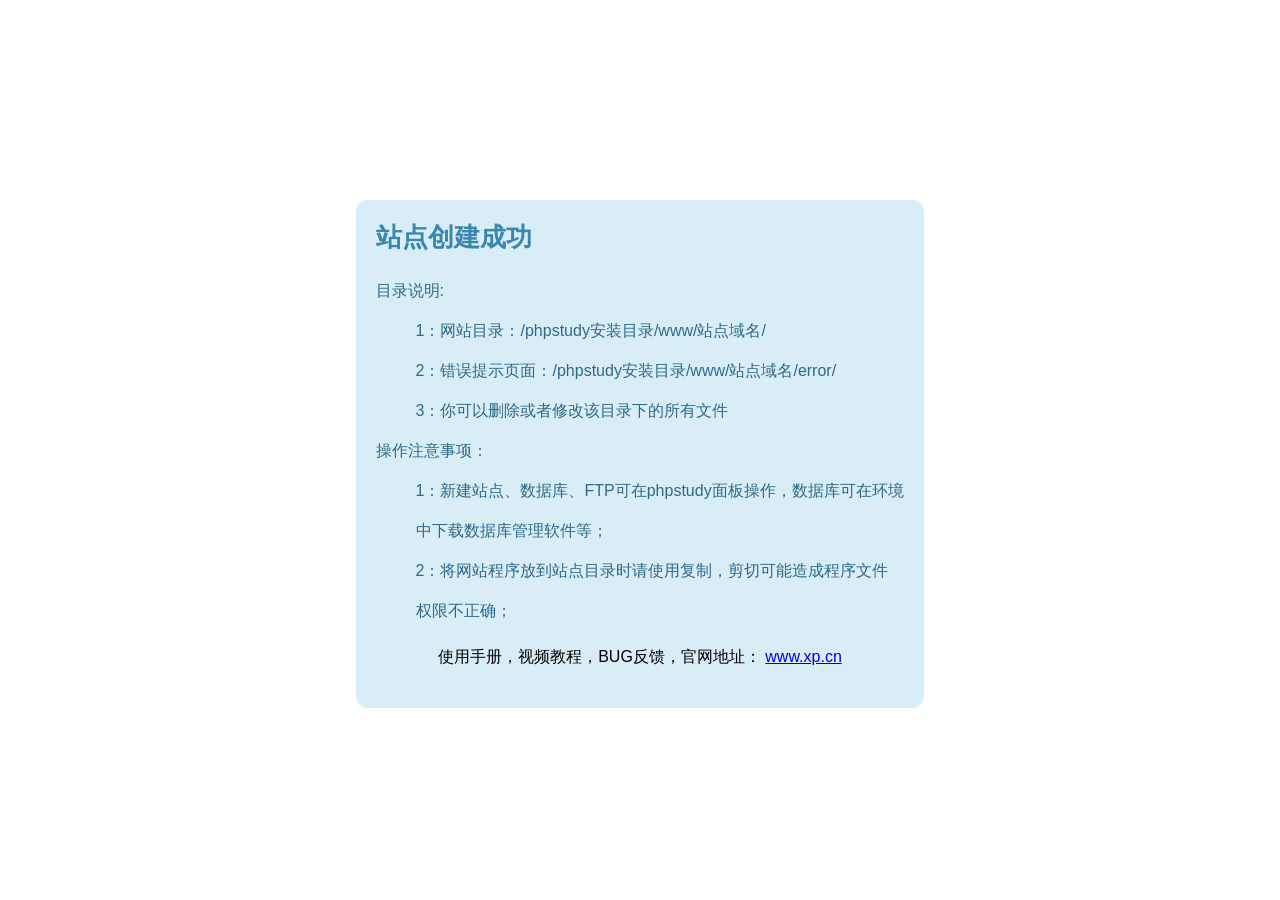
<file: error/index.html>
<!DOCTYPE html>
<html lang="zh-CN">
<head>
  <meta charset="utf-8">
  <title>站点创建成功-phpstudy for windows</title>
  <meta name="keywords" content="">
  <meta name="description" content="">
  <meta name="renderer" content="webkit">
  <meta http-equiv="X-UA-Compatible" content="IE=edge,chrome=1">
  <meta name="viewport" content="width=device-width, initial-scale=1, maximum-scale=1">
  <meta name="apple-mobile-web-app-status-bar-style" content="black"> 
  <meta name="apple-mobile-web-app-capable" content="yes">
  <meta name="format-detection" content="telephone=no">
  <meta HTTP-EQUIV="pragma" CONTENT="no-cache"> 
  <meta HTTP-EQUIV="Cache-Control" CONTENT="no-store, must-revalidate"> 
  <meta HTTP-EQUIV="expires" CONTENT="Wed, 26 Feb 1997 08:21:57 GMT"> 
  <meta HTTP-EQUIV="expires" CONTENT="0">
  <style>
    body{
      font: 16px arial,'Microsoft Yahei','Hiragino Sans GB',sans-serif;
    }
    h1{
      margin: 0;
      color:#3a87ad;
      font-size: 26px;
    }
    .content{
      width: 45%;
      margin: 0 auto;
     
    }
    .content >div{
      margin-top: 200px;
      padding: 20px;
      background: #d9edf7;  
      border-radius: 12px;
    }
    .content dl{
      color: #2d6a88;
      line-height: 40px;
    } 
    .content div div {
      padding-bottom: 20px;
      text-align:center;
    }
  </style>
</head>
<body>
  <div class="content">
      <div>
           <h1>站点创建成功</h1>
        <dl>
          <dt>目录说明:</dt>
          <dd>1：网站目录：/phpstudy安装目录/www/站点域名/</dd>
          <dd>2：错误提示页面：/phpstudy安装目录/www/站点域名/error/</dd>
          <dd>3：你可以删除或者修改该目录下的所有文件</dd>
          <dt>操作注意事项：</dt>
          <dd>1：新建站点、数据库、FTP可在phpstudy面板操作，数据库可在环境中下载数据库管理软件等；</dd>
          <dd>2：将网站程序放到站点目录时请使用复制，剪切可能造成程序文件权限不正确；</dd>
         
        </dl>
        <div>使用手册，视频教程，BUG反馈，官网地址： <a href="https://www.xp.cn"  target="_blank">www.xp.cn</a> </div>
    
      </div>
    </div> 
</body>
</html>
</file>
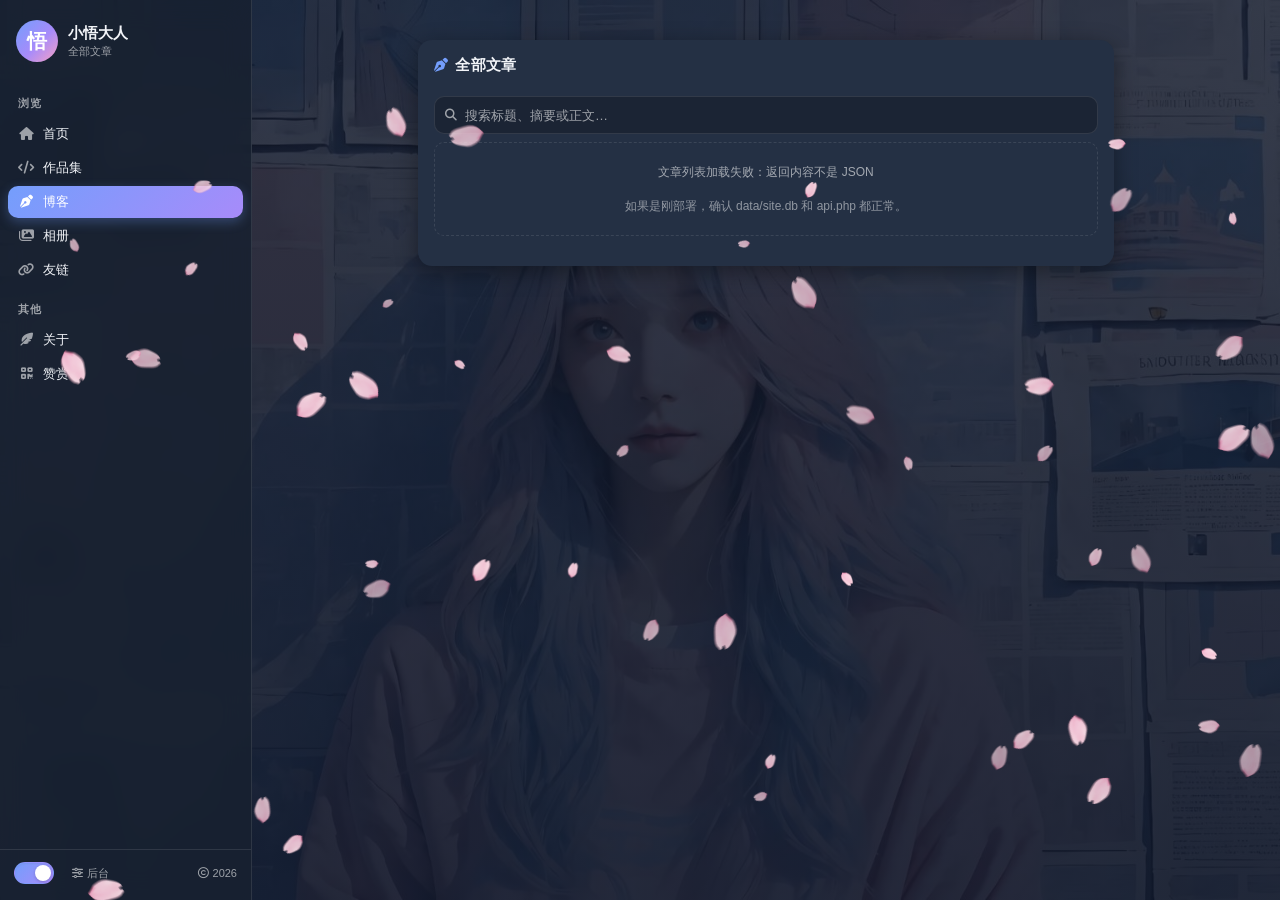
<file: blog.html>
<!DOCTYPE html>
<html lang="zh-CN">

<head>
  <meta charset="utf-8">
  <meta name="viewport" content="width=device-width, initial-scale=1, viewport-fit=cover">
  <title>博客 · 小悟大人</title>
  <meta name="description" content="小悟大人的全部文章，支持按关键词搜索标题、摘要与正文。">
  <meta name="keywords" content="小悟大人,博客,文章,搜索">
  <meta name="theme-color" content="#749efc">
  <meta name="format-detection" content="telephone=no">
  <link rel="icon" href="img/favicon.svg" type="image/svg+xml" id="siteFavicon">

  <link rel="stylesheet" href="css/bootstrap.min.css">
  <link rel="stylesheet" href="css/all.min.css">
  <!-- 图标字体先预载：否则首帧菜单只有文字、图标晚一拍才出现（看着像"闪一下"） -->
  <link rel="preload" href="css/resources/fa-solid-900.woff2" as="font" type="font/woff2" crossorigin>
  <link rel="preload" href="css/resources/fa-regular-400.woff2" as="font" type="font/woff2" crossorigin>
  <link rel="stylesheet" href="css/animate.min.css">
  <link rel="stylesheet" href="css/style.css">
  <link rel="stylesheet" href="css/site.css">
  <link rel="stylesheet" href="css/blog.css">
  <link href="https://fonts.googlefonts.cn/css?family=Capriola" rel="stylesheet">
</head>

<body data-page="blog">
  <script src="js/dark.js"></script>

  <header class="topbar">
    <button class="nav-toggle" id="navToggle" type="button" aria-label="打开菜单" aria-expanded="false"
      aria-controls="sidebar">
      <i class="fa-solid fa-bars"></i>
    </button>
    <span class="topbar-name" id="topbarName">小悟大人</span>
    <a class="topbar-btn" href="index.html" aria-label="返回首页">
      <i class="fa-solid fa-house"></i>
    </a>
    <button class="topbar-btn" type="button" data-toggle="modal" data-target="#supportModal" aria-label="赞赏">
      <i class="fa-solid fa-qrcode"></i>
    </button>
  </header>

  <div class="nav-backdrop" id="navBackdrop"></div>

  <!-- 侧栏与弹窗由 js/shell.js 注入，8 项菜单和其它页面完全一致 -->
  <aside class="sidebar" id="sidebar" data-active="blog" data-sub="全部文章"></aside>
  <script src="js/shell.js"></script>

  <main class="main">
    <div class="content">

      <section class="card-ui sec" aria-labelledby="blogTitle">
        <div class="sec-head">
          <h2 class="sec-title" id="blogTitle"><i class="fa-solid fa-pen-nib"></i>全部文章</h2>
          <span class="sec-sub" id="blogCount"></span>
        </div>

        <div class="blog-cats" id="blogCats" aria-label="按分类筛选"></div>

        <div class="blog-tools">
          <label class="blog-search" for="blogSearch">
            <i class="fa-solid fa-magnifying-glass" aria-hidden="true"></i>
            <input id="blogSearch" type="search" placeholder="搜索标题、摘要或正文…" autocomplete="off"
              spellcheck="false" maxlength="80">
            <button class="blog-search__clear" id="blogSearchClear" type="button" aria-label="清空搜索" hidden>
              <i class="fa-solid fa-xmark"></i>
            </button>
          </label>
        </div>

        <div class="blog-list" id="blogList" aria-live="polite"></div>
        <nav class="blog-pager" id="blogPager" aria-label="文章分页"></nav>
      </section>

    </div>
  </main>

  <script src="js/jquery-3.5.1.min.js"></script>
  <script src="js/bootstrap.min.js"></script>
  <script src="js/sakura.js"></script>
  <script src="js/site.js"></script>
  <script src="js/blog.js"></script>
  <script src="js/router.js"></script>
</body>

</html>
</file>
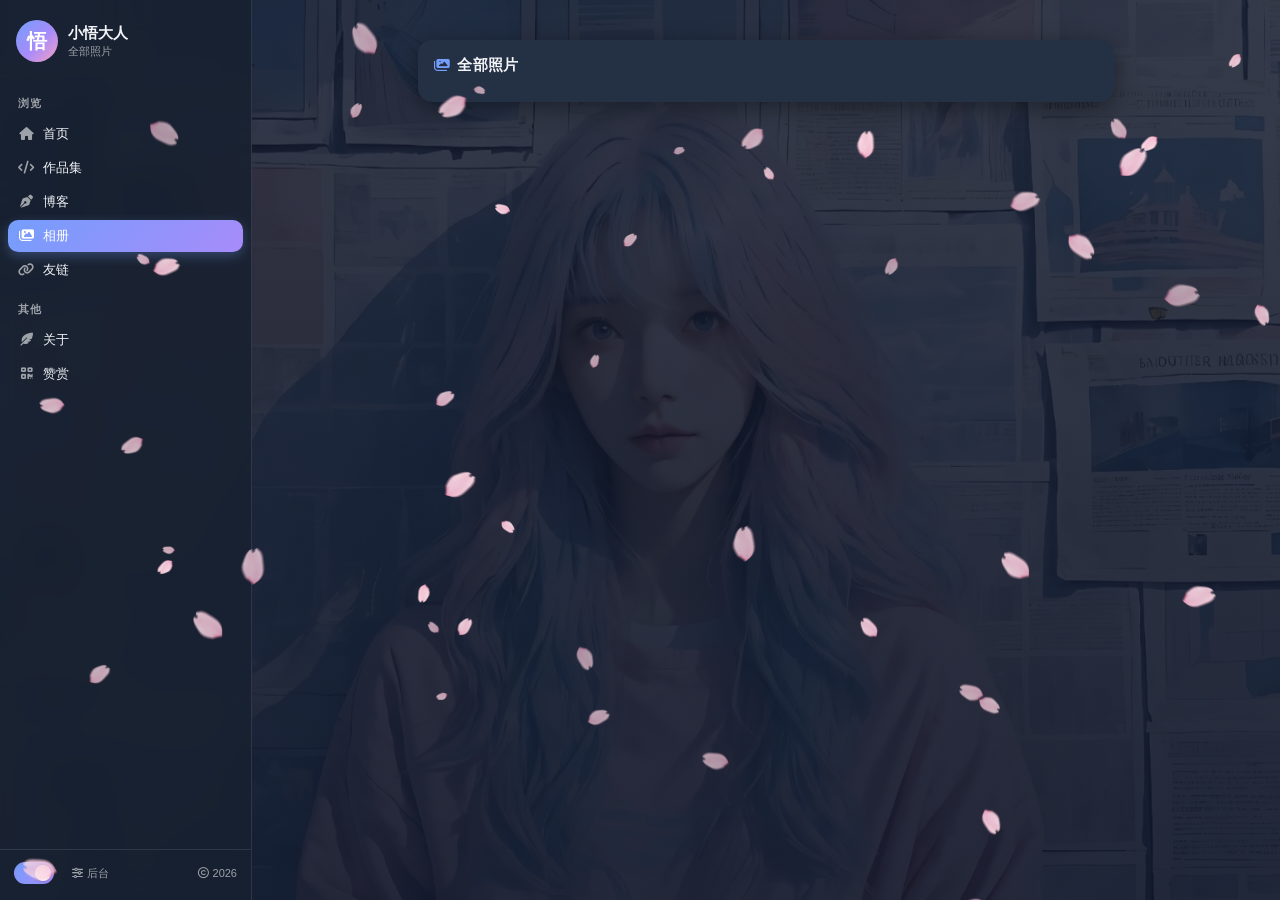
<file: gallery.html>
<!DOCTYPE html>
<html lang="zh-CN">

<head>
  <meta charset="utf-8">
  <meta name="viewport" content="width=device-width, initial-scale=1, viewport-fit=cover">
  <title>相册 · 小悟大人</title>
  <meta name="description" content="小悟大人的相册，随手拍与截图。">
  <meta name="theme-color" content="#749efc">
  <meta name="format-detection" content="telephone=no">
  <link rel="icon" href="img/favicon.svg" type="image/svg+xml" id="siteFavicon">

  <link rel="stylesheet" href="css/bootstrap.min.css">
  <link rel="stylesheet" href="css/all.min.css">
  <!-- 图标字体先预载：否则首帧菜单只有文字、图标晚一拍才出现（看着像"闪一下"） -->
  <link rel="preload" href="css/resources/fa-solid-900.woff2" as="font" type="font/woff2" crossorigin>
  <link rel="preload" href="css/resources/fa-regular-400.woff2" as="font" type="font/woff2" crossorigin>
  <link rel="stylesheet" href="css/animate.min.css">
  <link rel="stylesheet" href="css/style.css">
  <link rel="stylesheet" href="css/site.css">
  <link href="https://fonts.googlefonts.cn/css?family=Capriola" rel="stylesheet">
</head>

<body data-page="gallery">
  <script src="js/dark.js"></script>

  <header class="topbar">
    <button class="nav-toggle" id="navToggle" type="button" aria-label="打开菜单" aria-expanded="false"
      aria-controls="sidebar">
      <i class="fa-solid fa-bars"></i>
    </button>
    <span class="topbar-name" id="topbarName">小悟大人</span>
    <a class="topbar-btn" href="index.html" aria-label="返回首页">
      <i class="fa-solid fa-house"></i>
    </a>
    <button class="topbar-btn" type="button" data-toggle="modal" data-target="#supportModal" aria-label="赞赏">
      <i class="fa-solid fa-qrcode"></i>
    </button>
  </header>

  <div class="nav-backdrop" id="navBackdrop"></div>

  <!-- 侧栏与弹窗由 js/shell.js 注入 -->
  <aside class="sidebar" id="sidebar" data-active="gallery" data-sub="全部照片"></aside>
  <script src="js/shell.js"></script>

  <main class="main">
    <div class="content">

      <section class="card-ui sec" aria-labelledby="galleryTitle">
        <div class="sec-head">
          <h2 class="sec-title" id="galleryTitle"><i class="fa-solid fa-images"></i>全部照片</h2>
          <span class="sec-sub" id="photosCount"></span>
        </div>
        <div class="gallery" id="galleryGrid"></div>
      </section>

    </div>
  </main>

  <script src="js/jquery-3.5.1.min.js"></script>
  <script src="js/bootstrap.min.js"></script>
  <script src="js/sakura.js"></script>
  <script src="js/site.js"></script>
  <script src="js/router.js"></script>
</body>

</html>
</file>
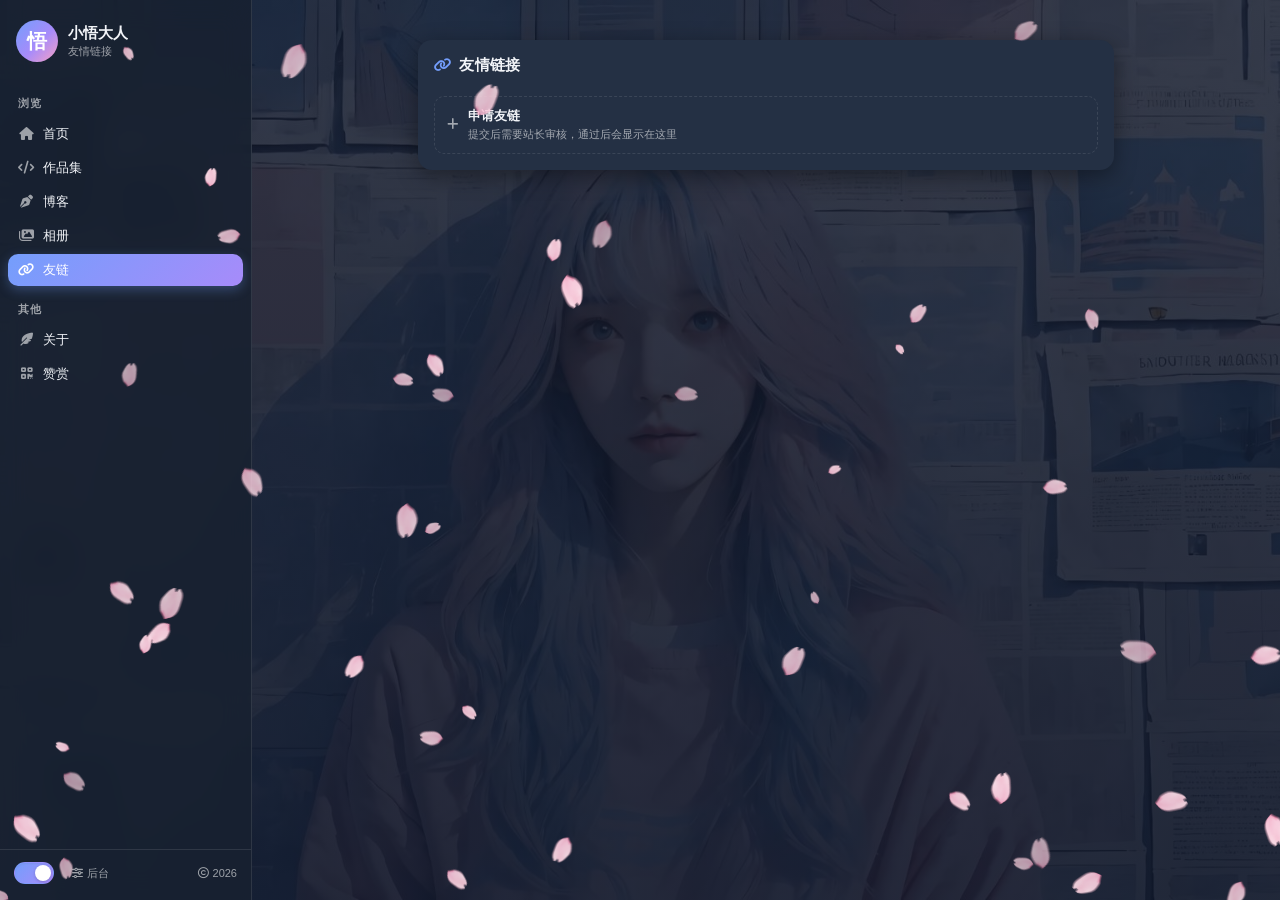
<file: links.html>
<!DOCTYPE html>
<html lang="zh-CN">

<head>
  <meta charset="utf-8">
  <meta name="viewport" content="width=device-width, initial-scale=1, viewport-fit=cover">
  <title>友链 · 小悟大人</title>
  <meta name="description" content="小悟大人的友情链接。">
  <meta name="theme-color" content="#749efc">
  <meta name="format-detection" content="telephone=no">
  <link rel="icon" href="img/favicon.svg" type="image/svg+xml" id="siteFavicon">

  <link rel="stylesheet" href="css/bootstrap.min.css">
  <link rel="stylesheet" href="css/all.min.css">
  <!-- 图标字体先预载：否则首帧菜单只有文字、图标晚一拍才出现（看着像"闪一下"） -->
  <link rel="preload" href="css/resources/fa-solid-900.woff2" as="font" type="font/woff2" crossorigin>
  <link rel="preload" href="css/resources/fa-regular-400.woff2" as="font" type="font/woff2" crossorigin>
  <link rel="stylesheet" href="css/animate.min.css">
  <link rel="stylesheet" href="css/style.css">
  <link rel="stylesheet" href="css/site.css">
  <link href="https://fonts.googlefonts.cn/css?family=Capriola" rel="stylesheet">
</head>

<body data-page="links">
  <script src="js/dark.js"></script>

  <header class="topbar">
    <button class="nav-toggle" id="navToggle" type="button" aria-label="打开菜单" aria-expanded="false"
      aria-controls="sidebar">
      <i class="fa-solid fa-bars"></i>
    </button>
    <span class="topbar-name" id="topbarName">小悟大人</span>
    <a class="topbar-btn" href="index.html" aria-label="返回首页">
      <i class="fa-solid fa-house"></i>
    </a>
    <button class="topbar-btn" type="button" data-toggle="modal" data-target="#supportModal" aria-label="赞赏">
      <i class="fa-solid fa-qrcode"></i>
    </button>
  </header>

  <div class="nav-backdrop" id="navBackdrop"></div>

  <!-- 侧栏与弹窗由 js/shell.js 注入 -->
  <aside class="sidebar" id="sidebar" data-active="links" data-sub="友情链接"></aside>
  <script src="js/shell.js"></script>

  <main class="main">
    <div class="content">

      <section class="card-ui sec" aria-labelledby="linksTitle">
        <div class="sec-head">
          <h2 class="sec-title" id="linksTitle"><i class="fa-solid fa-link"></i>友情链接</h2>
          <span class="sec-sub" id="friendsCount"></span>
        </div>
        <div class="friends" id="friendList"></div>

        <button type="button" class="friend-apply-cta" data-toggle="modal" data-target="#friendApplyModal">
          <i class="fa-solid fa-plus" aria-hidden="true"></i>
          <span>
            <b>申请友链</b>
            <small>提交后需要站长审核，通过后会显示在这里</small>
          </span>
        </button>
      </section>

    </div>
  </main>

  <script src="js/jquery-3.5.1.min.js"></script>
  <script src="js/bootstrap.min.js"></script>
  <script src="js/sakura.js"></script>
  <script src="js/site.js"></script>
  <script src="js/friend-apply.js"></script>
  <script src="js/router.js"></script>
</body>

</html>
</file>
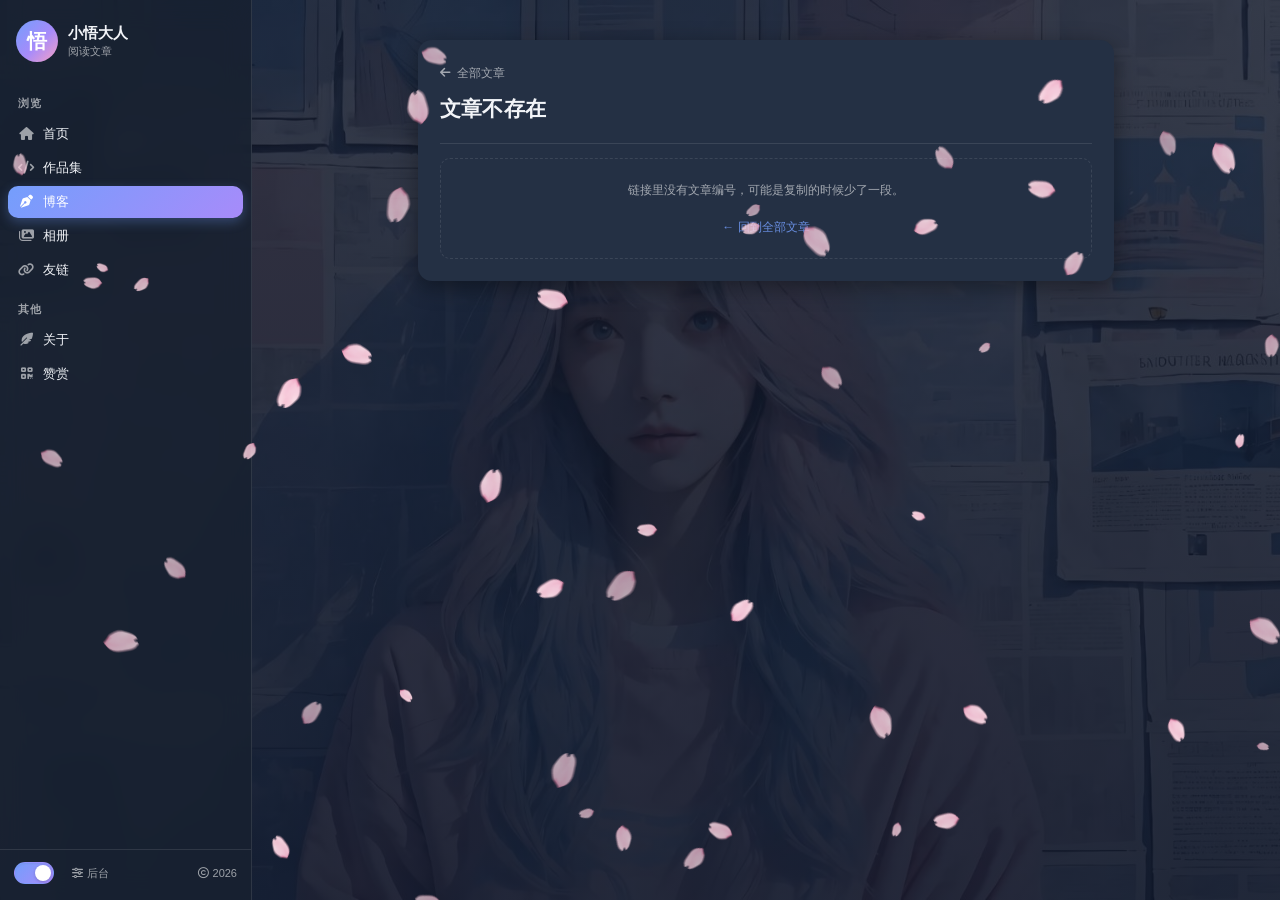
<file: post.html>
<!DOCTYPE html>
<html lang="zh-CN">

<head>
  <meta charset="utf-8">
  <meta name="viewport" content="width=device-width, initial-scale=1, viewport-fit=cover">
  <title>文章 · 小悟大人</title>
  <meta name="description" content="小悟大人的博客文章。">
  <meta name="theme-color" content="#749efc">
  <meta name="format-detection" content="telephone=no">
  <link rel="icon" href="img/favicon.svg" type="image/svg+xml" id="siteFavicon">

  <link rel="stylesheet" href="css/bootstrap.min.css">
  <link rel="stylesheet" href="css/all.min.css">
  <!-- 图标字体先预载：否则首帧菜单只有文字、图标晚一拍才出现（看着像"闪一下"） -->
  <link rel="preload" href="css/resources/fa-solid-900.woff2" as="font" type="font/woff2" crossorigin>
  <link rel="preload" href="css/resources/fa-regular-400.woff2" as="font" type="font/woff2" crossorigin>
  <link rel="stylesheet" href="css/animate.min.css">
  <link rel="stylesheet" href="css/style.css">
  <link rel="stylesheet" href="css/site.css">
  <link rel="stylesheet" href="css/blog.css">
  <link rel="stylesheet" href="css/md.css">
  <link href="https://fonts.googlefonts.cn/css?family=Capriola" rel="stylesheet">
</head>

<body data-page="post">
  <script src="js/dark.js"></script>

  <header class="topbar">
    <button class="nav-toggle" id="navToggle" type="button" aria-label="打开菜单" aria-expanded="false"
      aria-controls="sidebar">
      <i class="fa-solid fa-bars"></i>
    </button>
    <span class="topbar-name" id="topbarName">小悟大人</span>
    <a class="topbar-btn" href="blog.html" aria-label="返回文章列表">
      <i class="fa-solid fa-list"></i>
    </a>
    <button class="topbar-btn" type="button" data-toggle="modal" data-target="#supportModal" aria-label="赞赏">
      <i class="fa-solid fa-qrcode"></i>
    </button>
  </header>

  <div class="nav-backdrop" id="navBackdrop"></div>

  <!-- 侧栏与弹窗由 js/shell.js 注入 -->
  <aside class="sidebar" id="sidebar" data-active="blog" data-sub="阅读文章"></aside>
  <script src="js/shell.js"></script>

  <main class="main">
    <div class="content">

      <article class="card-ui sec article" id="article">
        <a class="article-back" href="blog.html">
          <i class="fa-solid fa-arrow-left" aria-hidden="true"></i><span>全部文章</span>
        </a>

        <h1 class="article-title" id="articleTitle">加载中…</h1>
        <div class="article-meta" id="articleMeta"></div>
        <div class="article-body" id="articleBody"></div>

        <nav class="article-nav" id="articleNav" aria-label="上一篇与下一篇"></nav>
      </article>

    </div>
  </main>

  <script src="js/jquery-3.5.1.min.js"></script>
  <script src="js/bootstrap.min.js"></script>
  <script src="js/sakura.js"></script>
  <script src="js/site.js"></script>
  <script src="js/markdown.js"></script>
  <script src="js/blog.js"></script>
  <script src="js/router.js"></script>
</body>

</html>
</file>
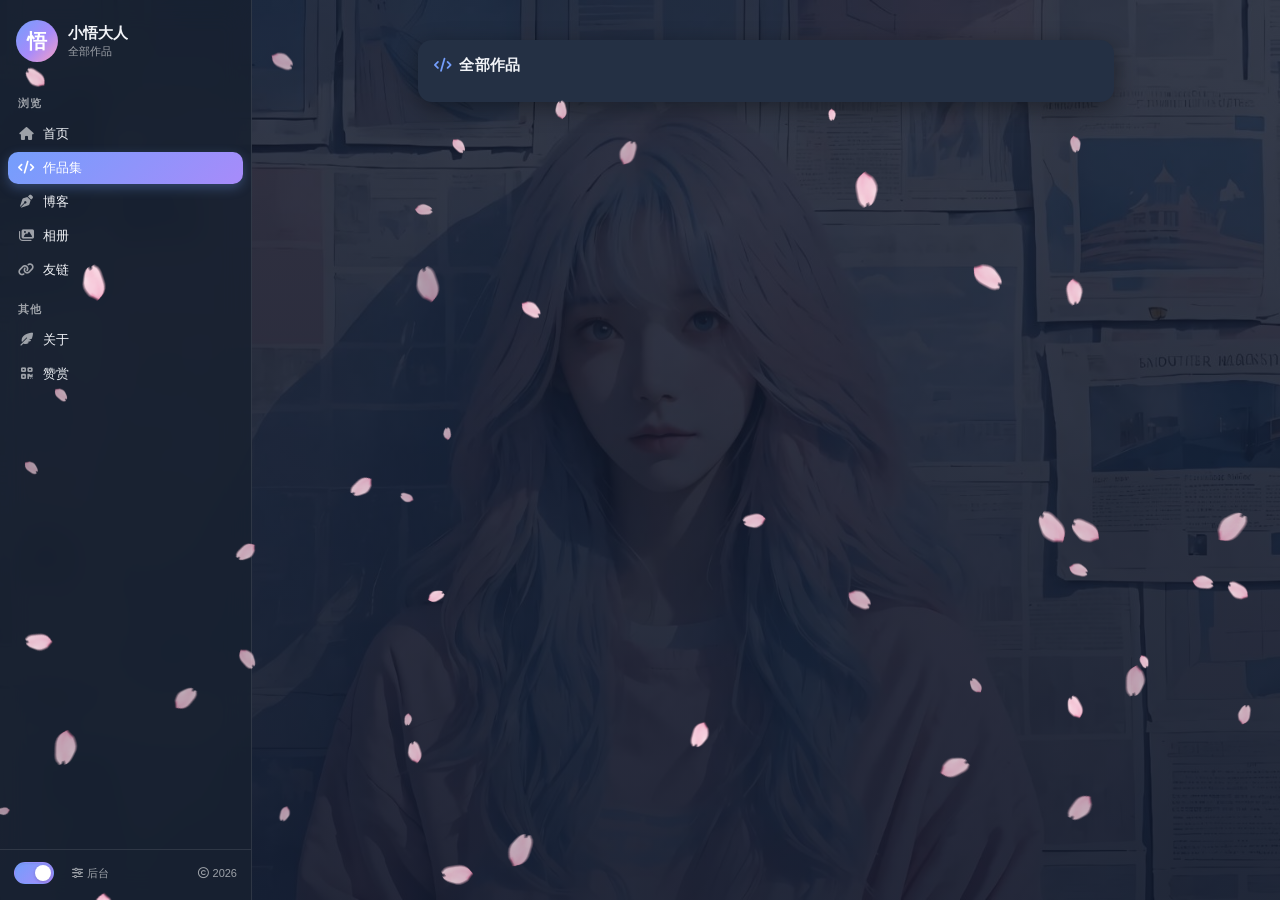
<file: works.html>
<!DOCTYPE html>
<html lang="zh-CN">

<head>
  <meta charset="utf-8">
  <meta name="viewport" content="width=device-width, initial-scale=1, viewport-fit=cover">
  <title>作品集 · 小悟大人</title>
  <meta name="description" content="小悟大人的全部作品：网页、脚本与折腾记录。">
  <meta name="theme-color" content="#749efc">
  <meta name="format-detection" content="telephone=no">
  <link rel="icon" href="img/favicon.svg" type="image/svg+xml" id="siteFavicon">

  <link rel="stylesheet" href="css/bootstrap.min.css">
  <link rel="stylesheet" href="css/all.min.css">
  <!-- 图标字体先预载：否则首帧菜单只有文字、图标晚一拍才出现（看着像"闪一下"） -->
  <link rel="preload" href="css/resources/fa-solid-900.woff2" as="font" type="font/woff2" crossorigin>
  <link rel="preload" href="css/resources/fa-regular-400.woff2" as="font" type="font/woff2" crossorigin>
  <link rel="stylesheet" href="css/animate.min.css">
  <link rel="stylesheet" href="css/style.css">
  <link rel="stylesheet" href="css/site.css">
  <link href="https://fonts.googlefonts.cn/css?family=Capriola" rel="stylesheet">
</head>

<body data-page="works">
  <script src="js/dark.js"></script>

  <header class="topbar">
    <button class="nav-toggle" id="navToggle" type="button" aria-label="打开菜单" aria-expanded="false"
      aria-controls="sidebar">
      <i class="fa-solid fa-bars"></i>
    </button>
    <span class="topbar-name" id="topbarName">小悟大人</span>
    <a class="topbar-btn" href="index.html" aria-label="返回首页">
      <i class="fa-solid fa-house"></i>
    </a>
    <button class="topbar-btn" type="button" data-toggle="modal" data-target="#supportModal" aria-label="赞赏">
      <i class="fa-solid fa-qrcode"></i>
    </button>
  </header>

  <div class="nav-backdrop" id="navBackdrop"></div>

  <!-- 侧栏与弹窗由 js/shell.js 注入 -->
  <aside class="sidebar" id="sidebar" data-active="works" data-sub="全部作品"></aside>
  <script src="js/shell.js"></script>

  <main class="main">
    <div class="content">

      <section class="card-ui sec" aria-labelledby="worksTitle">
        <div class="sec-head">
          <h2 class="sec-title" id="worksTitle"><i class="fa-solid fa-code"></i>全部作品</h2>
          <span class="sec-sub" id="worksCount"></span>
        </div>
        <div id="workList"></div>
      </section>

    </div>
  </main>

  <script src="js/jquery-3.5.1.min.js"></script>
  <script src="js/bootstrap.min.js"></script>
  <script src="js/sakura.js"></script>
  <script src="js/site.js"></script>
  <script src="js/router.js"></script>
</body>

</html>
</file>
<file: css/style.css>
.sh-main-top-mu{
  width: 20px;
  height: 20px;
  display: flex;
  float:right;
  cursor: pointer;
  margin-top: 20px;
  margin-right: 5px;
}

[class^="shaft-load"] .shaft1 {
  -webkit-animation-delay: 0.05s;
  -moz-animation-delay: 0.05s;
  -o-animation-delay: 0.05s;
  animation-delay: 0.05s;
}
[class^="shaft-load"] .shaft2 {
  -webkit-animation-delay: 0.1s;
  -moz-animation-delay: 0.1s;
  -o-animation-delay: 0.1s;
  animation-delay: 0.1s;
}
[class^="shaft-load"] .shaft3 {
  -webkit-animation-delay: 0.15s;
  -moz-animation-delay: 0.15s;
  -o-animation-delay: 0.15s;
  animation-delay: 0.15s;
}
[class^="shaft-load"] .shaft4 {
  -webkit-animation-delay: 0.2s;
  -moz-animation-delay: 0.2s;
  -o-animation-delay: 0.2s;
  animation-delay: 0.2s;
}
[class^="shaft-load"] .shaft5 {
  -webkit-animation-delay: 0.25s;
  -moz-animation-delay: 0.25s;
  -o-animation-delay: 0.25s;
  animation-delay: 0.25s;
}
[class^="shaft-load"] .shaft6 {
  -webkit-animation-delay: 0.3s;
  -moz-animation-delay: 0.3s;
  -o-animation-delay: 0.3s;
  animation-delay: 0.3s;
}
[class^="shaft-load"] .shaft7 {
  -webkit-animation-delay: 0.35s;
  -moz-animation-delay: 0.35s;
  -o-animation-delay: 0.35s;
  animation-delay: 0.35s;
}
[class^="shaft-load"] .shaft8 {
  -webkit-animation-delay: 0.4s;
  -moz-animation-delay: 0.4s;
  -o-animation-delay: 0.4s;
  animation-delay: 0.4s;
}
[class^="shaft-load"] .shaft9 {
  -webkit-animation-delay: 0.45s;
  -moz-animation-delay: 0.45s;
  -o-animation-delay: 0.45s;
  animation-delay: 0.45s;
}
[class^="shaft-load"] .shaft10 {
  -webkit-animation-delay: 0.5s;
  -moz-animation-delay: 0.5s;
  -o-animation-delay: 0.5s;
  animation-delay: 0.5s;
}
[class^="shaft-load"] .shaft11 {
    -webkit-animation-delay: 0.55s;
    -moz-animation-delay: 0.55s;
    -o-animation-delay: 0.55s;
    animation-delay: 0.55s;
}
[class^="shaft-load"] .shaft12 {
    -webkit-animation-delay: 0.6s;
    -moz-animation-delay: 0.6s;
    -o-animation-delay: 0.6s;
    animation-delay: 0.6s;
}
[class^="shaft-load"] .shaft13 {
    -webkit-animation-delay: 0.65s;
    -moz-animation-delay: 0.65s;
    -o-animation-delay: 0.65s;
    animation-delay: 0.65s;
}
[class^="shaft-load"] .shaft14 {
    -webkit-animation-delay: 0.7s;
    -moz-animation-delay: 0.7s;
    -o-animation-delay: 0.7s;
    animation-delay: 0.7s;
}
[class^="shaft-load"] .shaft15 {
    -webkit-animation-delay: 0.75s;
    -moz-animation-delay: 0.75s;
    -o-animation-delay: 0.75s;
    animation-delay: 0.75s;
}
[class^="shaft-load"] .shaft16 {
    -webkit-animation-delay: 0.8s;
    -moz-animation-delay: 0.8s;
    -o-animation-delay: 0.8s;
    animation-delay: 0.8s;
}
[class^="shaft-load"] .shaft17 {
    -webkit-animation-delay: 0.85s;
    -moz-animation-delay: 0.85s;
    -o-animation-delay: 0.85s;
    animation-delay: 0.85s;
}
[class^="shaft-load"] .shaft18 {
    -webkit-animation-delay: 0.9s;
    -moz-animation-delay: 0.9s;
    -o-animation-delay: 0.9s;
    animation-delay: 0.9s;
}
[class^="shaft-load"] .shaft19 {
    -webkit-animation-delay: 0.95s;
    -moz-animation-delay: 0.95s;
    -o-animation-delay: 0.95s;
    animation-delay: 0.95s;
}
[class^="shaft-load"] .shaft20 {
    -webkit-animation-delay: 1s;
    -moz-animation-delay: 1s;
    -o-animation-delay: 1s;
    animation-delay: 1s;
}

.shaft-load2{
    width: 80px;
    height: 2px;
    margin-left: 9px;
    overflow: hidden;
    margin-top: 7px;
}
.shaft-load2 > div {
  height: 100%;
  width: 8px;
  margin-right: 2px;
  float: left;
  background: #000;
  -webkit-animation: loading2 1.5s infinite ease-in-out;
  -moz-animation: loading2 1.5s infinite ease-in-out;
  -o-animation: loading2 1.5s infinite ease-in-out;
  animation: loading2 1.5s infinite ease-in-out;
  -webkit-transform: scaleY(0.05) translateX(-5px);
  -moz-transform: scaleY(0.05) translateX(-5px);
  -ms-transform: scaleY(0.05) translateX(-5px);
  -o-transform: scaleY(0.05) translateX(-5px);
  transform: scaleY(0.05) translateX(-5px);
}

@keyframes loading2 {
  10% {
   background: #000;
  }
  15% {
    -webkit-transform: scaleY(1.2) translateX(10px);
    -moz-transform: scaleY(1.2) translateX(10px);
    -ms-transform: scaleY(1.2) translateX(10px);
    -o-transform: scaleY(1.2) translateX(10px);
    transform: scaleY(1.2) translateX(10px);
    background:#000;
  }
  90%, 100% {
    -webkit-transform: scaleY(0.05) translateX(-5px);
    -moz-transform: scaleY(0.05) translateX(-5px);
    -ms-transform: scaleY(0.05) translateX(-5px);
    -o-transform: scaleY(0.05) translateX(-5px);
    transform: scaleY(0.05) translateX(-5px);
  }
}

*{
  box-sizing: border-box;
}
body {
  margin-top: 14%;
  min-height: 80vh;
  position: relative;
  background-attachment: fixed;
  background-repeat: no-repeat;
  background-position: center 0px;
  background: var(--dark-mode-body,url(resources/2.jpg));
  font-size: center center;
  color: var(--dark-mode-text-color,#141414);
}
.left{
  /*box-shadow: 0 0 20px 0 rgb(255,255,255,1);*/
  width: 300px;
  height: auto;
  background:rgb(255,255,255,0.5);
  border-radius: 15px;
}

.container{
}
.flex-container {
  display: flex;
  background-color: rgb(255,255,255,0);
}
.touxi{
  margin: 8px 0 0 8px;
  width: 75px;
  height: 75px;
  border-radius: 100%;
  -webkit-transition: width 2s, height 2s, -webkit-transform 2s; 
  transition: width 2s, height 2s, transform 2s;
}
.touxi:hover{
  -webkit-transform: rotate(180deg); 
    transform: rotate(180deg);
}
.gexing{
    justify-content: center;
    margin-left: 20px;
}
.toem{
  font-family: 'Capriola', sans-serif;
  font-size: 28px;
  margin-top: 5px;
  -webkit-background-clip: text;
  -webkit-text-fill-color: transparent;
  background-size: 200%;
  background-position: 0%;
  animation: backgroundSizeAnimation 10s ease-in-out infinite;
  background-image: linear-gradient(120deg, var(--gradient-start, pink)10%, var(--gradient-middle, pink) 30%, var(--gradient-end, #749efc) 70%);
}
@keyframes backgroundSizeAnimation {
            0% {
                background-position: 100%;
            }
        
            25% {
                background-position: 50%;
            }
        
            50% {
                background-position: 0%;
            }
        
            75% {
                background-position: 50%;
            }
        
            100% {
                background-position: 100%;
            }      
        } 
.sign{
  color: var(--dark-mode-text-color,rgb(0,0,0,0.4));
  font-size: 12px;
  text-align: center;
}
.state{
  margin-top: 5px;
  text-align: center;
}
.left-2{
  border-radius: 10px;
  background-color: #fefefe;
  padding-top: 2px;
  padding-bottom:5px;
  margin-bottom: 10px;
}
.left-2 a{
  text-decoration: none;
  font-size: 20px;
}
.nav{
  border-radius: 10px;
  margin-bottom: 10px;
  padding: 6px 0px 6px 20px;
  transition: 0.3s;
}
.nav:hover{
  margin-right: 40px;
}
.left-3{
  margin: 20px 10px 10px 10px;
  padding: 5px;
  background: var(--dark-mode-body,#fefefe);
  border-radius: 10px;
  letter-spacing:2px;
}
.left-3-2{
  margin: 20px 10px 10px 10px;
  padding: 5px;
  width: auto;
  height: 35px;
  border-radius: 10px;
  background: var(--dark-mode-body,#fefefe);
}
.left-3-3{
  text-align: right;
  margin: 20px 10px 10px 10px;
  padding: 5px;
  width: auto;
  height: 35px;
  border-radius: 10px;
  background: var(--dark-mode-body,#fefefe);
}
.left-3-3 a{
  color: var(--dark-mode-text-color,#000);
}
.left-4-1{
  margin-top: 20px;
  width: 100px;
  height: 50px;
  padding-top: 0px;
  padding-bottom: 15px;
  background: var(--dark-mode-body,#fefefe);
  border-radius: 10px;
  margin-bottom: 10px;
  float: left;
  transition: width 0.6s,height 0.6s;
}
.left-4-1:hover{
  width: 110px;
  height: 60px;
}
.left-4-2{
  margin-left: 7px;
  margin-top: 20px;
  width: 50px;
  height: 50px;
  border-radius: 10px;
  padding-bottom: 15px;
  background: var(--dark-mode-body,#fefefe);
  margin-bottom: 10px;
  float: left;
  transition: width 0.6s,height 0.6s;
}
.left-4-2:hover{
  width: 60px;
  height: 60px;
}
.left-4-2 img{
  width: 50px; 
  height: 50px;
}
.left-4-3{
  margin-left: 7px;
  margin-top: 20px;
  width: 50px;
  height: 50px;
  border-radius: 10px;
  padding-bottom: 15px;
  background-color: #fefefe;
  margin-bottom: 10px;
  float: left;
  transition: width 0.6s,height 0.6s;
}
.left-4-3:hover{
  width: 60px;
  height: 60px;
}
.left-4-4{
  margin-left: 7px;
  margin-top: 20px;
  width: 50px;
  height: 50px;
  border-radius: 10px;
  padding-bottom: 15px;
  background-color:rgb(255,255,255,0);
  margin-bottom: 10px;
  float: right;
}
.left-4-4 img{
  width: 50px;
  height: 50px;
}
.neckbtn{
  margin: 0 5px 0 5px;
  text-align: center;
  border-radius: 6px;
  border:1px solid var(--dark-mode-text-color,rgb(0,0,0,0.3));
  width: auto;
  height: 25px;
}
body.dark-mode{
    --dark-mode-text-color:rgb(245, 245, 245);
    --dark-mode-body:#1e293b;
    --dark-mode-toggle-translate:15px;
    --dark-mode-body1:url('resources/moon-solid.svg');
}
.mode-switch{
  display: flex;
  align-items: center;
  gap: 2px;
  float: right;
}
.mode-switch__toggle{
    background-color: rgb(255,255,255,0.4);
    border: 1px solid #d2d2d2;;
    height: 18px;
    width: 35px;
    margin-top: 4px;
    padding: 1px 2px 2px 2px;
    border-radius: 100px;
    cursor: pointer;
}
.mode-switch__circle{
    height: 15px;
    width: 15px;
    border-radius: 100px;
    background:var(--dark-mode-body1,url('resources/sun-regular.svg'));
    transform: translateX(var(--dark-mode-toggle-translate,0));
    transition: transfore 0.3s ease;
    pointer-events: none;
    transition: 0.4s;
}
.mode-switch__circle{
  transition: 0.4s;
}
.applesb{
  margin: 20px 10px 0 10px;
  background: var(--dark-mode-body,#fefefe);
  border-radius: 13px;
  width: 120px;
  height: 120px;
}
.applesb-1{
  color: var(--dark-mode-text-color,#000);
  text-align: center;
  margin: 5px 6px 5px 6px;
  padding: 12.5px 0 0 0 ;
  width: 50px;
  height: 50px;
  border-radius: 15px;
  background-color:rgb(0,0,0,0.1);
}
.applesb-1:hover{
  background-color: #d2d2d2;
  transition: 0.3s;
}
.applesb-2{
  color: var(--dark-mode-text-color,#000);
  text-align: center;
  margin: 5px 6px 5px 6px;
  width: 50px;
  height: 50px;
  border-radius: 15px;
  background-color:rgb(0,0,0,0.2);
  transition: width 0.5s,height 0.5s;
}
.applesb-2:hover{
  background-color: #d2d2d2;
  transition: 0.4s;
  width: 55px;
  height: 55px;
}
.applesb-2 img{
    margin: 4px 0 0 0;
  border-radius: 10px;
  width: 40px;
  height: 40px;
}
.applesb-3{
  width: 100px;
  height: 50px;
  margin: 5px 0 5px 0;
  padding: 5px 0 0 5px;
  color: var(--dark-mode-text-color,#000);
  border-radius: 15px;
  background-color:rgb(0,0,0,0.2);
}
.applesb-3:hover{
  text-decoration: none;
  background-color: #d2d2d2;
  transition: 0.4s;
}
.applesb-3 img{
  width: 40px; 
  height: 40px;
  border-radius: 10px;
}
.runtime{
  margin-top: 5px;
  font-size: 13px;
  text-align: center;
}
.body-bottom{
  font-size: 11px;
  margin-top: 0px;
  margin-bottom: 20px;
  text-align: center;
}
.body-bottom a{
  text-decoration: none;
}
.body-bottom img{
  width: 20px;
  height: 20px;
}
.by{
  font-size: 13px;
  text-align: center;
}
.toast{
  margin-left: 280px;
  position: fixed;
  z-index: 9999;
  border-radius: 10px;
  border: none;
}
.zanshang{
  width: 130px;
  height: 130px;
  border-radius: 8px;
}
.zfb{
  width: 120px;
  height: 130px;
  border-radius: 8px;
}
.slide-bar{
  text-align: center;
  border-radius: 5px;
  width:260px;
  overflow: hidden; /*超出隐藏*/
  white-space: nowrap;/*超出不换行*/
  overflow-x: auto;/*出现水平滚动条*/
  margin: 0 auto;
  margin-top: 13px;/*无关紧要的代码*/
  transition: 0.4s;
}
.slide-centent{
  margin: 4px;
  box-shadow: 0 0 4px 0 rgb(0,0,0,0.3);
  text-align: center;
  width: auto;
  border-radius: 7px;
  background: var(--dark-mode-body,#fefefe);
  display: inline-block;
  padding: 0 10px 0 10px;
}
.slide-centent a{
    color: var(--dark-mode-text-color,#000);
    text-decoration: none;
}
/*滚动条高宽度*/
.slide-bar::-webkit-scrollbar{
   width: 5px;
   height: 3px;
}
/*滚动条滑块*/
.slide-bar::-webkit-scrollbar-thumb{
  border-radius: 20px;
  box-shadow: inset 0 0 5px rgb(0,0,0,0);
}
/*滚动条里面轨道*/
.slide-bar::-webkit-scrollbar-track {
   box-shadow: 1px 1px 5px rgb(0, 0, 0, 0) inset;

}
/*滚动条的小边角*/
.slide-bar::-webkit-scrollbar-corner {

}
.sitetext{
    white-space: pre-wrap;
}
</file>
<file: css/site.css>
/* ============================================================================
   site.css —— 二开样式层（左侧栏布局）
   ----------------------------------------------------------------------------
   原模板样式完整保留在 css/style.css（未做任何修改），本文件在其之上做三件事：
     1. 建立设计令牌，统一深浅色（沿用原模板的 --dark-mode-* 变量机制）
     2. 布局从"居中单卡"改为"固定左栏 + 右侧正文"，断点 768px
     3. 作品 / 博客 / 相册 / 友链 四个板块的组件样式
   侧栏尺寸与密度参考 2x.nz：252px 宽、菜单项 32px 高 / 12.5px 字 / 10px 圆角。
   加载顺序必须在 style.css 之后。
   ============================================================================ */

/* ---------- 1. 设计令牌 ---------- */
body {
  --ui-text: #141414;
  --ui-card: #fefefe;
  --ui-card-2: #f5f6f9;
  --ui-glass: rgba(255, 255, 255, .78);
  --ui-sidebar: rgba(255, 255, 255, .82);
  --ui-line: rgba(0, 0, 0, .08);
  --ui-muted: rgba(0, 0, 0, .45);
  --ui-hover: rgba(127, 127, 127, .12);
  --ui-accent: #749efc;
  --ui-accent-2: #a78bfa;
  --ui-radius: 14px;
  --ui-radius-sm: 10px;
  --ui-shadow: 0 6px 20px rgba(17, 24, 39, .07);
  --ui-sidebar-w: 252px;
}

body.dark-mode {
  --ui-text: #f2f4f8;
  --ui-card: #243044;
  --ui-card-2: #1b2434;
  --ui-glass: rgba(36, 48, 68, .8);
  --ui-sidebar: rgba(24, 33, 48, .86);
  --ui-line: rgba(255, 255, 255, .10);
  --ui-muted: rgba(255, 255, 255, .58);
  --ui-hover: rgba(255, 255, 255, .08);
  --ui-shadow: 0 6px 22px rgba(0, 0, 0, .38);
}

/* ---------- 2. 页面骨架 ---------- */
html {
  scroll-behavior: smooth;
}

body {
  margin-top: 0;
  padding: 0;
  min-height: 100vh;
  font-family: -apple-system, BlinkMacSystemFont, "Segoe UI", "PingFang SC",
               "Hiragino Sans GB", "Microsoft YaHei", sans-serif;
  -webkit-font-smoothing: antialiased;
  background-color: #eef1f6;
  background-image: linear-gradient(rgba(255, 255, 255, .42), rgba(255, 255, 255, .66)),
                    url(resources/2.jpg);
  background-size: cover;
  background-position: center;
  background-repeat: no-repeat;
  background-attachment: fixed;
  color: var(--ui-text);
}

body.dark-mode {
  background-color: #0f172a;
  background-image: linear-gradient(rgba(15, 23, 42, .82), rgba(15, 23, 42, .9)),
                    url(resources/2.jpg);
}

body.nav-open {
  overflow: hidden;
}

.main {
  margin-left: 0;
  min-height: 100vh;
}

.content {
  max-width: 760px;
  margin: 0 auto;
  padding: 76px 15px 36px;
}

/* ---------- 3. 左侧栏 ---------- */
.sidebar {
  position: fixed;
  top: 0;
  left: 0;
  bottom: 0;
  z-index: 60;
  display: flex;
  flex-direction: column;
  width: var(--ui-sidebar-w);
  background: var(--ui-sidebar);
  backdrop-filter: blur(14px);
  -webkit-backdrop-filter: blur(14px);
  border-right: 1px solid var(--ui-line);
  transform: translateX(-100%);
  transition: transform .28s cubic-bezier(.4, 0, .2, 1);
}

body.nav-open .sidebar {
  transform: none;
  box-shadow: 0 0 40px rgba(0, 0, 0, .18);
}

.sb-head {
  display: flex;
  align-items: center;
  gap: 10px;
  padding: 20px 16px 16px;
}

.sb-avatar-wrap {
  position: relative;
  flex: 0 0 auto;
  width: 42px;
  height: 42px;
}

.sb-avatar {
  display: block;
  width: 42px;
  height: 42px;
  border-radius: 100%;
  object-fit: cover;
  transition: transform .6s ease;
}

.sb-avatar:hover {
  transform: rotate(180deg);
}

.sb-avatar-fallback {
  position: absolute;
  inset: 0;
  width: 42px;
  height: 42px;
  margin: 0;
  border-radius: 100%;
  font-size: 17px;
  display: none;
  place-items: center;
  background: linear-gradient(135deg, var(--ui-accent), var(--ui-accent-2));
  color: #fff;
  font-weight: 700;
}

.sb-id {
  min-width: 0;
}

.sb-name {
  font-family: 'Capriola', -apple-system, "PingFang SC", sans-serif;
  font-size: 15px;
  font-weight: 600;
  line-height: 1.3;
  color: var(--ui-text);
  white-space: nowrap;
  overflow: hidden;
  text-overflow: ellipsis;
}

.sb-sub {
  font-size: 11px;
  color: var(--ui-muted);
}

/* 菜单 */
.sb-nav {
  flex: 1;
  min-height: 0;
  overflow-y: auto;
  padding: 4px 8px 12px;
  scrollbar-width: thin;
}

.sb-label {
  display: block;
  padding: 14px 10px 6px;
  font-size: 10.5px;
  font-weight: 600;
  letter-spacing: .08em;
  color: var(--ui-muted);
}

.sb-nav a {
  display: flex;
  align-items: center;
  gap: 9px;
  height: 32px;
  padding: 7px 10px;
  margin-bottom: 2px;
  border-radius: var(--ui-radius-sm);
  font-size: 12.5px;
  font-weight: 500;
  line-height: 18px;
  color: var(--ui-text);
  text-decoration: none;
  transition: background .2s ease, color .2s ease;
}

.sb-nav a i {
  flex: 0 0 16px;
  width: 16px;
  font-size: 13px;
  text-align: center;
  color: var(--ui-muted);
  transition: color .2s ease;
}

.sb-nav a:hover {
  background: var(--ui-hover);
  text-decoration: none;
  color: var(--ui-text);
}

.sb-nav a:hover i {
  color: var(--ui-text);
}

.sb-nav a.is-active {
  background: linear-gradient(135deg, var(--ui-accent), var(--ui-accent-2));
  color: #fff;
  box-shadow: 0 4px 12px rgba(116, 158, 252, .3);
}

.sb-nav a.is-active i {
  color: #fff;
}

/* 栏底 */
.sb-foot {
  padding: 12px 14px 16px;
  border-top: 1px solid var(--ui-line);
}

.sb-bottom {
  display: flex;
  align-items: center;
  justify-content: space-between;
  gap: 10px;
}

/* 深浅色开关：轨道 + 滑块
   完全覆盖模板自带样式（style.css 里是 35×18 白底药丸 + 太阳图标，且带 margin-top:4px 会错位） */
.sb-bottom .mode-switch {
  float: none;
  margin: 0;
}

.mode-switch__toggle {
  position: relative;
  display: block;
  width: 40px;
  height: 22px;
  margin: 0;
  padding: 0;
  border: 1px solid var(--ui-line);
  border-radius: 999px;
  background: rgba(17, 24, 39, .07);
  box-shadow: inset 0 1px 2px rgba(17, 24, 39, .05);
  cursor: pointer;
  transition: background .25s ease, border-color .25s ease, box-shadow .25s ease;
}

.mode-switch__toggle:hover {
  border-color: var(--ui-accent);
  box-shadow: inset 0 1px 2px rgba(17, 24, 39, .05), 0 0 0 3px rgba(116, 158, 252, .12);
}

.mode-switch__toggle:focus-visible {
  outline: 2px solid var(--ui-accent);
  outline-offset: 2px;
}

.mode-switch__circle {
  position: absolute;
  top: 2px;
  left: 2px;
  width: 16px;
  height: 16px;
  border-radius: 999px;
  background: #fff;
  box-shadow: 0 1px 3px rgba(17, 24, 39, .22);
  transform: translateX(0);
  transition: transform .28s cubic-bezier(.34, 1.3, .64, 1), background .25s ease;
  pointer-events: none;
}

body.dark-mode .mode-switch__toggle {
  background: linear-gradient(135deg, var(--ui-accent), var(--ui-accent-2));
  border-color: transparent;
}

body.dark-mode .mode-switch__circle {
  transform: translateX(18px);
}

.sb-icp {
  font-size: 11px;
  color: var(--ui-muted);
  text-decoration: none;
  white-space: nowrap;
}

.sb-icp:hover {
  color: var(--ui-accent);
  text-decoration: none;
}

.sb-bottom__left {
  display: flex;
  align-items: center;
  gap: 10px;
}

/* 后台入口：侧栏底部的小按钮 */
.sb-admin {
  display: inline-flex;
  align-items: center;
  gap: 4px;
  padding: 4px 7px;
  border: 1px solid transparent;
  border-radius: 7px;
  font-size: 11px;
  line-height: 1;
  color: var(--ui-muted);
  text-decoration: none;
  transition: color .2s ease, background .2s ease, border-color .2s ease;
}

.sb-admin:hover {
  color: var(--ui-accent);
  background: var(--ui-hover);
  border-color: var(--ui-line);
  text-decoration: none;
}

/* ---------- 4. 移动端顶栏与遮罩 ---------- */
.topbar {
  position: fixed;
  top: 0;
  left: 0;
  right: 0;
  z-index: 50;
  display: flex;
  align-items: center;
  gap: 10px;
  height: 56px;
  padding: 0 10px;
  background: var(--ui-glass);
  backdrop-filter: blur(14px);
  -webkit-backdrop-filter: blur(14px);
  border-bottom: 1px solid var(--ui-line);
}

.nav-toggle,
.topbar-btn {
  display: inline-flex;
  align-items: center;
  justify-content: center;
  width: 36px;
  height: 36px;
  padding: 0;
  border: none;
  border-radius: var(--ui-radius-sm);
  background: transparent;
  color: var(--ui-text);
  font-size: 15px;
  cursor: pointer;
  transition: background .2s ease;
}

.nav-toggle:hover,
.topbar-btn:hover {
  background: var(--ui-hover);
}

.topbar-name {
  flex: 1;
  font-size: 13.5px;
  font-weight: 600;
  color: var(--ui-text);
  white-space: nowrap;
  overflow: hidden;
  text-overflow: ellipsis;
}

.nav-backdrop {
  position: fixed;
  inset: 0;
  z-index: 55;
  background: rgba(15, 23, 42, .42);
  backdrop-filter: blur(2px);
  -webkit-backdrop-filter: blur(2px);
  opacity: 0;
  pointer-events: none;
  transition: opacity .28s ease;
}

body.nav-open .nav-backdrop {
  opacity: 1;
  pointer-events: auto;
}

/* ---------- 5. 通用卡片 ---------- */
.card-ui {
  background: var(--ui-card);
  border-radius: var(--ui-radius);
  box-shadow: var(--ui-shadow);
  padding: 16px;
  margin-bottom: 14px;
}

/* ---------- 6. 简介卡 ---------- */
.hero {
  background: var(--ui-glass);
  backdrop-filter: blur(12px);
  -webkit-backdrop-filter: blur(12px);
}

.hero-head {
  display: flex;
  align-items: flex-start;
  gap: 10px;
}

.hero-head-main {
  flex: 1;
  min-width: 0;
}

.hero-sign {
  margin: 0 0 5px;
  font-size: 26px;
  font-weight: 400;
  line-height: 1.25;
}

.hero .state {
  display: flex;
  align-items: center;
  gap: 6px;
  margin-top: 0;
  text-align: left;
  font-size: 12px;
  color: var(--ui-muted);
}

/* 在线状态的小圆点：原来用 <i class="fa-circle fa-2xs">，实际只渲染出 1px 高 */
.state__dot {
  flex: 0 0 auto;
  width: 6px;
  height: 6px;
  border-radius: 50%;
  background: #1de189;
  box-shadow: 0 0 0 3px rgba(29, 225, 137, .16);
}

.qr-btn {
  flex: 0 0 auto;
  padding: 6px 8px;
  margin: 0 !important;
  color: var(--ui-text) !important;
  border-radius: var(--ui-radius-sm);
  opacity: .7;
  transition: opacity .25s, background .25s;
}

.qr-btn:hover {
  opacity: 1;
  background: var(--ui-hover);
  text-decoration: none;
}

.skills-row {
  display: flex;
  flex-wrap: wrap;
  gap: 6px;
  margin-bottom: 0;
}

.neckbtn {
  font-size: 12px;
  line-height: 23px;
  height: 25px;
  margin: 0;
  padding: 0 8px;
  color: var(--ui-text);
  border-color: var(--ui-line);
  white-space: nowrap;
}

/* ---------- 7. 工具行：正在播放 + 快捷入口 + 工具 ---------- */
.hero-bar {
  display: flex;
  align-items: center;
  flex-wrap: wrap;
  gap: 6px;
  margin-top: 16px;
  padding-top: 14px;
  border-top: 1px solid var(--ui-line);
}

.hero-bar__sep {
  flex: 0 0 auto;
  width: 1px;
  height: 14px;
  margin: 0 3px;
  background: var(--ui-line);
}

/* 前半段是内容入口，后半段是工具，把工具组推到右边 */
.hero-bar__sep--end {
  margin-left: auto;
}

/* 正在播放：封面 + 播放键合成一个小胶囊 */
.hero-bar .left-4-1 {
  display: flex;
  align-items: center;
  height: 32px;
  margin: 0;
  padding: 0 5px 0 4px;
  background: var(--ui-card-2);
  border-radius: 10px;
}

.hero-bar .left-4-1 > span {
  display: flex;
  align-items: center;
  gap: 6px;
}

.hero-bar .left-4-1 img {
  width: 26px;
  height: 26px;
  margin: 0;
  border-radius: 8px;
  object-fit: cover;
}

.hero-bar .sh-main-top-mu {
  display: grid;
  place-items: center;
  width: 22px;
  height: 22px;
  margin: 0;
  color: var(--ui-muted);
  cursor: pointer;
  transition: color .2s;
}

.hero-bar .left-4-1:hover .sh-main-top-mu {
  color: var(--ui-accent);
}

/* 进度容器是空的（模板遗留），别让它参与排版 */
.hero-bar .sh-main-top-g-containe {
  display: none;
}

/* 网易云标示 */
.hero-bar .left-4-2 {
  display: grid;
  place-items: center;
  width: 26px;
  height: 26px;
  margin: 0;
  padding: 0;
  background: none;
  opacity: .7;
  transition: opacity .2s;
}

.hero-bar .left-4-2:hover {
  opacity: 1;
}

.hero-bar .left-4-2 img {
  width: 20px;
  height: 20px;
}

/* 图标按钮：站内链接、快捷入口、工具统一 30×30 */
.qk {
  display: inline-flex;
  align-items: center;
  justify-content: center;
  gap: 5px;
  width: 30px;
  height: 30px;
  border-radius: 9px;
  color: var(--ui-muted);
  font-size: 12.5px;
  text-decoration: none;
  transition: background .2s, color .2s, transform .2s;
}

.qk:hover {
  background: var(--ui-card-2);
  color: var(--ui-accent);
  text-decoration: none;
  transform: translateY(-1px);
}

.qk--text {
  width: auto;
  padding: 0 9px 0 7px;
  font-size: 11.5px;
  letter-spacing: .2px;
}

.qk--text img {
  width: 14px;
  height: 14px;
  border-radius: 4px;
}

.hero-bar__quick {
  display: flex;
  align-items: center;
  gap: 4px;
}

/* 后台维护的两个外部入口 */
.hero-bar__quick .applesb-2 {
  display: grid;
  place-items: center;
  width: 30px;
  height: 30px;
  margin: 0;
  border-radius: 9px;
  transition: background .2s, opacity .2s;
}

.hero-bar__quick .applesb-2 img {
  width: 18px;
  height: 18px;
  margin: 0;
  border-radius: 5px;
}

.hero-bar__quick .applesb-2:hover {
  background: var(--ui-card-2);
}

.hero-bar__quick .applesb-2.is-off {
  opacity: .4;
  cursor: not-allowed;
}

/* 工具按钮与国旗 */
.hero-bar .tool-btn {
  display: grid;
  place-items: center;
  width: 30px;
  height: 30px;
  margin: 0 !important;
  padding: 0;
  border-radius: 9px;
  background: none;
  color: var(--ui-muted);
  transition: background .2s, color .2s;
}

.hero-bar .tool-btn:hover,
.hero-bar .tool-btn[aria-expanded="true"] {
  background: var(--ui-card-2);
  color: var(--ui-accent);
}

.hero-bar .left-4-4 {
  display: grid;
  place-items: center;
  width: 26px;
  height: 26px;
  margin: 0;
  padding: 0;
}

.hero-bar .left-4-4 img {
  width: 20px;
  height: 20px;
  border-radius: 4px;
}

/* 工具弹层：展开后换行到工具行第二排，不遮挡内容 */
.hero-bar .tool-pop {
  display: flex;
  flex-direction: row;
  gap: 2px;
  padding: 4px;
  border: 1px solid var(--ui-line);
  border-radius: 10px;
  background: var(--ui-card);
  box-shadow: 0 8px 20px rgba(17, 24, 39, .1);
}

.hero-bar .tool-pop .btn {
  margin: 0;
  padding: 4px;
  border-radius: 8px;
}

.hero-bar .tool-pop .btn img {
  width: 20px;
  height: 20px;
}

/* 樱花开关：默认显示「关」的图标，body.sakura-on 时换成花朵 */
.hero-bar .tool-pop .sakura-toggle .sakura-off {
  color: rgba(240, 138, 175, .55);
}

.hero-bar .tool-pop .sakura-toggle .sakura-on {
  display: none;
  color: #f08aaf;
}

body.sakura-on .hero-bar .tool-pop .sakura-toggle .sakura-off {
  display: none;
}

body.sakura-on .hero-bar .tool-pop .sakura-toggle .sakura-on {
  display: inline-block;
}

/* 樱花画布：铺满窗口但不接收点击，花瓣可以落在弹窗和内容上面 */
#canvas_sakura {
  position: fixed;
  inset: 0;
  width: 100%;
  height: 100%;
  pointer-events: none;
  z-index: 9999;
}

/* ---------- 8. 板块通用 ---------- */
.sec {
  /* 移动端顶栏是 fixed 且高 56px，锚点跳转要留出这段 + 12px 呼吸位，
     否则版块标题会被顶栏压住（桌面端在 min-width 查询里改成 24px） */
  scroll-margin-top: 68px;
}

.sec-head {
  display: flex;
  align-items: center;
  gap: 8px;
  margin-bottom: 12px;
}

.sec-title {
  display: flex;
  align-items: center;
  gap: 7px;
  margin: 0;
  font-size: 15px;
  font-weight: 700;
  letter-spacing: .3px;
  color: var(--ui-text);
}

.sec-title i {
  font-size: 14px;
  color: var(--ui-accent);
}

.sec-sub {
  margin-left: auto;
  font-size: 11px;
  color: var(--ui-muted);
}

.empty {
  padding: 20px 10px;
  border: 1px dashed var(--ui-line);
  border-radius: var(--ui-radius-sm);
  text-align: center;
  font-size: 12px;
  color: var(--ui-muted);
}

/* ---------- 9. 作品集 ---------- */
.work-item {
  position: relative;
  margin-bottom: 9px;
  transition: transform .22s ease;
}

.work-item:last-child {
  margin-bottom: 0;
}

.work-item:hover {
  transform: translateY(-2px);
}

.work {
  display: flex;
  gap: 12px;
  padding: 11px;
  border-radius: var(--ui-radius-sm);
  background: var(--ui-card-2);
  color: inherit;
  text-decoration: none;
  transition: box-shadow .22s ease;
}

/* 有「详情」按钮时右侧留出位置，文字不会钻到按钮下面 */
.work.has-detail {
  padding-right: 64px;
}

a.work:hover,
.work[role="button"]:hover {
  text-decoration: none;
  color: inherit;
}

.work-item:hover .work {
  box-shadow: 0 6px 16px rgba(17, 24, 39, .1);
}

/* 卡片右侧的「详情」按钮：外链作品点卡片会跳走，点这里才看详情 */
.work-detail {
  position: absolute;
  top: 50%;
  right: 11px;
  z-index: 1;
  transform: translateY(-50%);
  display: inline-flex;
  align-items: center;
  gap: 4px;
  padding: 5px 10px;
  border: 1px solid var(--ui-line);
  border-radius: 999px;
  background: var(--ui-card);
  color: var(--ui-muted);
  font: inherit;
  font-size: 11.5px;
  line-height: 1;
  cursor: pointer;
  transition: color .2s ease, border-color .2s ease;
}

.work-detail:hover {
  color: var(--ui-accent);
  border-color: var(--ui-accent);
}

.work-ico {
  flex: 0 0 auto;
  display: grid;
  place-items: center;
  width: 40px;
  height: 40px;
  border-radius: var(--ui-radius-sm);
  color: #fff;
  font-size: 16px;
}

/* 图标用图片（上传或外链）时换成中性底色，避免和渐变色打架 */
.work-ico.is-img { background: var(--ui-card-2); }
/* 不留内边距，让图片尽量铺满 40×40 的方块（宽图仍按比例缩放，不会被裁切） */
.work-ico img {
  display: block;
  width: 100%;
  height: 100%;
  border-radius: inherit;
  object-fit: contain;
}

.work-body {
  min-width: 0;
  flex: 1;
}

.work-title {
  display: flex;
  align-items: center;
  gap: 6px;
  margin: 0 0 3px;
  font-size: 13.5px;
  font-weight: 600;
  color: var(--ui-text);
}

.work-year {
  font-size: 10.5px;
  font-weight: 400;
  color: var(--ui-muted);
}

.work-desc {
  margin: 0;
  font-size: 12px;
  line-height: 1.6;
  color: var(--ui-muted);
}

.work-tags {
  display: flex;
  flex-wrap: wrap;
  gap: 4px;
  margin-top: 7px;
}

.tag {
  padding: 1px 7px;
  border-radius: 999px;
  font-size: 10.5px;
  color: #4b6fc4;
  background: rgba(116, 158, 252, .16);
}

body.dark-mode .tag {
  color: #a9c1ff;
  background: rgba(116, 158, 252, .22);
}

/* ---------- 10. 博客 ---------- */
.post {
  display: block;
  padding: 10px 2px;
  border-bottom: 1px dashed var(--ui-line);
  color: inherit;
  text-decoration: none;
  transition: padding-left .22s ease;
}

.post:last-child {
  border-bottom: none;
  padding-bottom: 2px;
}

a.post:hover,
.post[role="button"]:hover {
  padding-left: 6px;
  text-decoration: none;
  color: inherit;
}

.post-date {
  font-size: 11px;
  color: var(--ui-muted);
  font-variant-numeric: tabular-nums;
}

.post-title {
  margin: 2px 0 3px;
  font-size: 14px;
  font-weight: 600;
  color: var(--ui-text);
}

.post-excerpt {
  margin: 0;
  font-size: 12.5px;
  line-height: 1.6;
  color: var(--ui-muted);
  display: -webkit-box;
  -webkit-line-clamp: 2;
  -webkit-box-orient: vertical;
  overflow: hidden;
}

/* ---------- 11. 相册 ---------- */
.gallery {
  display: grid;
  grid-template-columns: repeat(auto-fill, minmax(150px, 1fr));
  gap: 8px;
}

.gallery .ph {
  position: relative;
  margin: 0;
  aspect-ratio: 1 / 1;
  border-radius: var(--ui-radius-sm);
  overflow: hidden;
  background: var(--ui-card-2);
}

.gallery .ph img {
  display: block;
  width: 100%;
  height: 100%;
  object-fit: cover;
  cursor: zoom-in;
  transition: transform .45s ease;
}

.gallery .ph:hover img {
  transform: scale(1.07);
}

.gallery .ph figcaption {
  position: absolute;
  left: 0;
  right: 0;
  bottom: 0;
  padding: 10px 6px 5px;
  font-size: 10px;
  color: #fff;
  background: linear-gradient(transparent, rgba(0, 0, 0, .55));
  opacity: 0;
  transition: opacity .3s ease;
}

.gallery .ph:hover figcaption {
  opacity: 1;
}

.ph-empty {
  display: grid;
  place-items: center;
  gap: 2px;
  height: 100%;
  border: 1px dashed var(--ui-line);
  border-radius: var(--ui-radius-sm);
  font-size: 10px;
  color: var(--ui-muted);
  text-align: center;
  padding: 4px;
}

/* ---------- 12. 友链 ---------- */
.friends {
  display: grid;
  grid-template-columns: repeat(auto-fill, minmax(200px, 1fr));
  gap: 9px;
}

.friend {
  display: flex;
  align-items: center;
  gap: 9px;
  padding: 9px;
  border-radius: var(--ui-radius-sm);
  background: var(--ui-card-2);
  color: inherit;
  text-decoration: none;
  transition: transform .22s ease, box-shadow .22s ease;
}

a.friend:hover {
  transform: translateY(-2px);
  box-shadow: 0 6px 16px rgba(17, 24, 39, .1);
  text-decoration: none;
  color: inherit;
}

.friend-ava {
  flex: 0 0 auto;
  display: grid;
  place-items: center;
  width: 32px;
  height: 32px;
  border-radius: 9px;
  color: #fff;
  font-size: 13px;
  font-weight: 700;
}

/* 有 Logo 时盖住首字底色，图片加载失败会退回首字（js/site.js 里处理） */
.friend-ava.has-logo {
  overflow: hidden;
  background: var(--ui-card-2);
}

.friend-ava img {
  display: block;
  width: 100%;
  height: 100%;
  object-fit: cover;
}

.friend-body {
  min-width: 0;
}

.friend-name {
  font-size: 12.5px;
  font-weight: 600;
  color: var(--ui-text);
  white-space: nowrap;
  overflow: hidden;
  text-overflow: ellipsis;
}

.friend-desc {
  font-size: 10.5px;
  color: var(--ui-muted);
  white-space: nowrap;
  overflow: hidden;
  text-overflow: ellipsis;
}

/* 友链页底部的申请入口 */
.friend-apply-cta {
  display: flex;
  align-items: center;
  gap: 10px;
  width: 100%;
  margin-top: 10px;
  padding: 10px 12px;
  border: 1px dashed var(--ui-line);
  border-radius: var(--ui-radius-sm);
  background: transparent;
  color: var(--ui-muted);
  font: inherit;
  text-align: left;
  cursor: pointer;
  transition: border-color .2s ease, background .2s ease, color .2s ease;
}

.friend-apply-cta:hover,
.friend-apply-cta:focus-visible {
  border-color: var(--ui-accent);
  background: var(--ui-hover);
  color: var(--ui-accent);
  outline: none;
}

.friend-apply-cta > i {
  flex: 0 0 auto;
  font-size: 13px;
}

.friend-apply-cta b {
  display: block;
  font-size: 12.5px;
  font-weight: 600;
  color: var(--ui-text);
}

.friend-apply-cta:hover b {
  color: var(--ui-accent);
}

.friend-apply-cta small {
  display: block;
  margin-top: 1px;
  font-size: 10.5px;
  color: var(--ui-muted);
}

/* 申请表单 */
.friend-apply {
  display: grid;
  gap: 10px;
}

.friend-apply__field {
  display: grid;
  gap: 4px;
  margin: 0;
  font-size: 11.5px;
  color: var(--ui-muted);
}

.friend-apply__field > span {
  font-weight: 600;
  color: var(--ui-text);
}

.friend-apply__field > span i {
  font-style: normal;
  color: #f08a8a;
}

.friend-apply__field input {
  width: 100%;
  padding: 8px 10px;
  border: 1px solid var(--ui-line);
  border-radius: 8px;
  background: var(--ui-card-2);
  color: var(--ui-text);
  font: inherit;
  font-size: 12.5px;
  outline: none;
}

.friend-apply__field input:focus {
  border-color: var(--ui-accent);
  box-shadow: 0 0 0 2px rgba(116, 158, 252, .2);
}

.friend-apply__field input::placeholder {
  color: var(--ui-muted);
  opacity: .75;
}

.friend-apply__field input[type="file"] {
  padding: 6px 8px;
  font-size: 11.5px;
  cursor: pointer;
}

.friend-apply__field input[type="file"]::file-selector-button {
  margin-right: 8px;
  padding: 3px 10px;
  border: 1px solid var(--ui-line);
  border-radius: 6px;
  background: var(--ui-card);
  color: var(--ui-text);
  font: inherit;
  font-size: 11px;
  cursor: pointer;
}

.friend-apply__hint {
  font-size: 10.5px;
  line-height: 1.5;
  color: var(--ui-muted);
}

.friend-apply__logo {
  display: flex;
  align-items: center;
  gap: 10px;
  padding: 8px;
  border: 1px dashed var(--ui-line);
  border-radius: 8px;
}

.friend-apply__logo[hidden] {
  display: none;
}

.friend-apply__logo img {
  width: 44px;
  height: 44px;
  border: 1px solid var(--ui-line);
  border-radius: 8px;
  background: var(--ui-card-2);
  object-fit: cover;
}

.friend-apply__logo-del {
  padding: 3px 10px;
  border: 1px solid var(--ui-line);
  border-radius: 999px;
  background: transparent;
  color: var(--ui-muted);
  font: inherit;
  font-size: 11px;
  cursor: pointer;
}

.friend-apply__logo-del:hover {
  border-color: #e15b64;
  color: #e15b64;
}

/* 蜜罐：不能用 display:none（部分机器人会跳过隐藏元素），移出可视区更稳妥 */
.friend-apply__hp {
  position: absolute;
  left: -9999px;
  width: 1px;
  height: 1px;
  overflow: hidden;
}

.friend-apply__msg {
  min-height: 18px;
  margin: 0;
  font-size: 11.5px;
  line-height: 1.5;
}

.friend-apply__msg.is-ok {
  color: #2f9e6f;
}

.friend-apply__msg.is-err {
  color: #e15b64;
}

.friend-apply__actions {
  display: flex;
  justify-content: flex-end;
}

.friend-apply__submit {
  padding: 8px 20px;
  border: 0;
  border-radius: 999px;
  background: linear-gradient(135deg, var(--ui-accent), var(--ui-accent-2));
  color: #fff;
  font: inherit;
  font-size: 12.5px;
  font-weight: 600;
  cursor: pointer;
}

.friend-apply__submit:hover {
  filter: brightness(1.05);
}

.friend-apply__submit:disabled {
  opacity: .6;
  cursor: wait;
}

.friend-apply__tip {
  margin: 0;
  font-size: 10.5px;
  line-height: 1.6;
  color: var(--ui-muted);
}

.is-off {
  cursor: not-allowed;
  opacity: .5;
}

/* ---------- 13. 图标底色（作品 / 友链共用） ---------- */
.qk-0 { background: linear-gradient(135deg, #749efc, #a78bfa); }
.qk-1 { background: linear-gradient(135deg, #f7898b, #f9b16e); }
.qk-2 { background: linear-gradient(135deg, #43c6a0, #6ee7b7); }
.qk-3 { background: linear-gradient(135deg, #f0a35e, #f7d070); }
.qk-4 { background: linear-gradient(135deg, #8b95f6, #6ec3f7); }
.qk-5 { background: linear-gradient(135deg, #e879b9, #f7a1c4); }
.qk-6 { background: linear-gradient(135deg, #5eead4, #93c5fd); }

/* ---------- 14. 页脚 ---------- */
.footer {
  margin-top: 26px;
  text-align: center;
  font-size: 12px;
  color: var(--ui-muted);
}

.footer .runtime {
  margin: 0 0 5px;
  font-size: 12px;
  color: var(--ui-muted);
  font-variant-numeric: tabular-nums;
}

.footer .by {
  font-size: 12px;
  color: var(--ui-muted);
}

.footer .body-bottom {
  margin: 8px 0 0;
  font-size: 11px;
}

.footer .footer-admin {
  display: inline-flex;
  align-items: center;
  gap: 4px;
  margin-left: 10px;
  padding-left: 10px;
  border-left: 1px solid var(--ui-line);
  color: var(--ui-muted);
  text-decoration: none;
}

/* 页脚 GitHub 仓库入口 */
.footer .footer-github {
  display: inline-flex;
  align-items: center;
  gap: 5px;
  margin-right: 6px;
  padding: 2px 9px;
  border: 1px solid var(--ui-line);
  border-radius: 999px;
  background: var(--ui-card);
  color: var(--ui-muted);
  font-size: 11px;
  text-decoration: none;
  transition: color .2s ease, border-color .2s ease, background .2s ease;
}

.footer .footer-github i {
  font-size: 13px;
}

.footer .footer-github:hover {
  color: var(--ui-accent);
  border-color: rgba(116, 158, 252, .45);
  background: rgba(116, 158, 252, .1);
  text-decoration: none;
}

.footer .footer-admin:hover {
  color: var(--ui-accent);
  text-decoration: none;
}

.footer a {
  color: var(--ui-muted);
}

.footer a:hover {
  color: var(--ui-accent);
  text-decoration: none;
}

/* ---------- 15. 提示条 ---------- */
.toast {
  position: fixed;
  top: 14px;
  left: 50%;
  right: auto;
  margin: 0;
  transform: translateX(-50%);
  width: auto;
  max-width: 88vw;
  border: none;
  border-radius: var(--ui-radius-sm);
  background: var(--ui-card);
  color: var(--ui-text);
  box-shadow: 0 10px 30px rgba(17, 24, 39, .16);
  font-size: 13px;
  pointer-events: none;
}

.toast .toast-body {
  padding: 9px 14px;
}

/* ---------- 16. 弹窗 ---------- */
.modal-content {
  border: none;
  border-radius: var(--ui-radius);
  background: var(--ui-card) !important;
  color: var(--ui-text);
  box-shadow: 0 24px 60px rgba(0, 0, 0, .28);
}

.modal-header,
.modal-body {
  border-color: var(--ui-line);
}

.modal-title {
  font-size: 15px;
  font-weight: 600;
}

.modal .close {
  color: var(--ui-text);
  opacity: .5;
  text-shadow: none;
}

.modal .close:hover {
  opacity: 1;
}

/* 关于 + 旗下站点：合并成一个信息弹窗 */
.zhs-about-dialog {
  max-width: 392px;
}

.zhs-about.modal-content {
  position: relative;
  overflow: hidden;
  padding: 0;
  border: 1px solid var(--ui-line);
  border-radius: 18px;
  box-shadow: 0 30px 70px rgba(15, 23, 42, .26), 0 2px 6px rgba(15, 23, 42, .06);
}

/* 顶部淡渐变光，给弹窗一点层次，又不抢内容 */
.zhs-about.modal-content::before {
  content: "";
  position: absolute;
  inset: 0 0 auto 0;
  height: 96px;
  background:
    radial-gradient(120px 70px at 92% -10%, rgba(167, 139, 250, .22), transparent 70%),
    linear-gradient(135deg, rgba(116, 158, 252, .18), rgba(116, 158, 252, .04) 60%, transparent);
  pointer-events: none;
}

.zhs-about__head {
  position: relative;
  display: flex;
  align-items: center;
  gap: 12px;
  padding: 20px 52px 16px 20px;
  border-bottom: 1px solid var(--ui-line);
}

.zhs-about__avatar {
  flex: 0 0 46px;
  width: 46px;
  height: 46px;
  padding: 2px;
  border-radius: 50%;
  background: linear-gradient(135deg, var(--ui-accent), var(--ui-accent-2));
  box-shadow: 0 4px 12px rgba(116, 158, 252, .28);
}

.zhs-about__avatar img {
  display: block;
  width: 100%;
  height: 100%;
  border-radius: 50%;
  object-fit: cover;
  background: var(--ui-card);
}

.zhs-about__id {
  min-width: 0;
}

.zhs-about__name {
  margin: 0 0 5px;
  font-family: 'Capriola', -apple-system, "PingFang SC", sans-serif;
  font-size: 16px;
  font-weight: 600;
  line-height: 1.2;
  color: var(--ui-text);
  white-space: nowrap;
  overflow: hidden;
  text-overflow: ellipsis;
}

.zhs-about__ver {
  display: inline-block;
  padding: 2px 8px;
  border: 1px solid var(--ui-line);
  border-radius: 999px;
  background: var(--ui-glass);
  font-size: 10.5px;
  color: var(--ui-muted);
}

.zhs-about__close {
  position: absolute;
  top: 12px;
  right: 12px;
  display: grid;
  place-items: center;
  width: 28px;
  height: 28px;
  padding: 0;
  border: none;
  border-radius: 50%;
  background: transparent;
  color: var(--ui-muted);
  font-size: 13px;
  cursor: pointer;
  transition: background .2s ease, color .2s ease;
}

.zhs-about__close:hover {
  background: var(--ui-hover);
  color: var(--ui-text);
}

.zhs-about__body {
  position: relative;
  max-height: min(62vh, 460px);
  padding: 16px 20px 20px;
  overflow-y: auto;
  scrollbar-width: thin;
}

.zhs-about__sec + .zhs-about__sec {
  margin-top: 16px;
}

.zhs-about__label {
  display: flex;
  align-items: center;
  gap: 7px;
  margin-bottom: 8px;
  font-size: 10.5px;
  font-weight: 600;
  letter-spacing: .08em;
  color: var(--ui-muted);
}

.zhs-about__label::before {
  content: "";
  width: 3px;
  height: 11px;
  border-radius: 2px;
  background: linear-gradient(180deg, var(--ui-accent), var(--ui-accent-2));
}

.zhs-about__lines,
.zhs-sites {
  display: grid;
  gap: 6px;
}

.zhs-about__line {
  display: flex;
  align-items: center;
  gap: 10px;
  min-height: 40px;
  padding: 6px 12px 6px 6px;
  border: 1px solid var(--ui-line);
  border-radius: 10px;
  background: var(--ui-card-2);
  font-size: 12.5px;
  line-height: 1.5;
  color: var(--ui-text);
}

.zhs-about__ico {
  flex: 0 0 28px;
  display: grid;
  place-items: center;
  width: 28px;
  height: 28px;
  border-radius: 8px;
  background: var(--ui-card);
  font-size: 12px;
}

.zhs-about__txt {
  min-width: 0;
  word-break: break-word;
}

.zhs-sites__item {
  display: flex;
  align-items: center;
  gap: 10px;
  min-height: 38px;
  padding: 6px 10px 6px 6px;
  border: 1px solid transparent;
  border-radius: 10px;
  font-size: 12.5px;
  color: var(--ui-text);
  text-decoration: none;
  transition: background .18s ease, border-color .18s ease, transform .18s ease;
}

a.zhs-sites__item:hover {
  background: var(--ui-hover);
  border-color: var(--ui-line);
  color: var(--ui-text);
  text-decoration: none;
  transform: translateX(2px);
}

.zhs-sites__item.is-off {
  color: var(--ui-muted);
}

.zhs-sites__ico {
  flex: 0 0 28px;
  display: grid;
  place-items: center;
  width: 28px;
  height: 28px;
  border-radius: 8px;
  background: rgba(116, 158, 252, .14);
  color: var(--ui-accent);
  font-size: 11px;
}

.zhs-sites__name {
  min-width: 0;
  overflow: hidden;
  text-overflow: ellipsis;
  white-space: nowrap;
}

.zhs-sites__go {
  margin-left: auto;
  font-size: 9.5px;
  color: var(--ui-muted);
  opacity: .45;
  transition: opacity .18s ease;
}

a.zhs-sites__item:hover .zhs-sites__go {
  opacity: 1;
}

.zhs-sites__empty {
  padding: 12px;
  border: 1px dashed var(--ui-line);
  border-radius: 10px;
  font-size: 12px;
  color: var(--ui-muted);
  text-align: center;
}

/* 进出场：Bootstrap 只做透明渐变，这里补一点位移 */
#aboutModal .zhs-about {
  opacity: 0;
  transform: translateY(10px) scale(.985);
  transition: opacity .22s ease, transform .26s cubic-bezier(.2, .8, .3, 1);
}

#aboutModal.show .zhs-about {
  opacity: 1;
  transform: none;
}

@media (prefers-reduced-motion: reduce) {
  #aboutModal .zhs-about {
    opacity: 1;
    transform: none;
    transition: none;
  }
}

@media (max-width: 576px) {
  .zhs-about-dialog {
    max-width: calc(100vw - 28px);
    margin: .9rem auto;
  }

  .zhs-about__head {
    padding: 16px 48px 14px 16px;
  }

  .zhs-about__avatar {
    flex-basis: 42px;
    width: 42px;
    height: 42px;
  }

  .zhs-about__name {
    font-size: 15px;
  }

  .zhs-about__body {
    max-height: 64vh;
    padding: 14px 16px 16px;
  }
}

/* 赞赏位：图片不存在时显示占位说明 */
.pay-wrap {
  display: flex;
  gap: 10px;
  justify-content: center;
}

.pay-box {
  flex: 1;
  display: grid;
  place-items: center;
  gap: 4px;
  padding: 16px 8px;
  border: 1px dashed var(--ui-line);
  border-radius: var(--ui-radius-sm);
  color: var(--ui-muted);
  font-size: 12px;
  text-align: center;
}

.pay-box small {
  font-size: 10px;
  opacity: .8;
}

.pay-box img {
  width: 118px;
  height: 118px;
  border-radius: 8px;
  object-fit: cover;
}

#detailBody {
  font-size: 13px;
  line-height: 1.75;
  color: var(--ui-text);
  white-space: pre-wrap;
}

#detailMeta {
  font-size: 11px;
  color: var(--ui-muted);
  margin-bottom: 8px;
}

/* 图片灯箱：带边框的取景框 + 缩放按钮，支持滚轮、双指和拖动 */
#photoModal .modal-dialog {
  max-width: min(96vw, 1600px);
  margin: 1rem auto;
}

#photoModal .modal-content {
  background: transparent !important;
  border: 0;
  box-shadow: none;
}

/* 灯箱打开时把 Bootstrap 遮罩压暗，避免正文透过操作栏 */
body.photo-modal-open .modal-backdrop.show {
  opacity: .82;
}

#photoModal .modal-body {
  padding: 0;
  display: flex;
  flex-direction: column;
  align-items: center;
  justify-content: center;
  gap: 10px;
  touch-action: none;   /* 灯箱内统一接管手势，别让页面跟着缩放 */
}

/* 图片被外框裁切，缩放和平移都发生在框内 */
#photoModal .photo-stage {
  display: flex;
  align-items: center;
  justify-content: center;
  width: 100%;
  min-height: 0;
}

#photoModal .photo-frame {
  position: relative;
  max-width: 100%;
  overflow: hidden;
  line-height: 0;
  border: 1px solid rgba(255, 255, 255, .45);
  border-radius: 10px;
  background: #0b0d10;
  box-shadow: 0 0 0 1px rgba(0, 0, 0, .5), 0 18px 60px rgba(0, 0, 0, .55);
  touch-action: none;   /* 双指缩放由脚本接管，避免页面跟着滚动/缩放 */
  cursor: zoom-in;
  -webkit-tap-highlight-color: transparent;
}

#photoModal .photo-frame.is-zoomed {
  cursor: grab;
}

#photoModal .photo-frame.is-dragging {
  cursor: grabbing;
}

#photoModal .photo-frame img {
  display: block;
  width: auto;
  height: auto;
  max-width: min(calc(96vw - 2rem), 1560px);
  max-height: calc(100vh - 11.5rem);
  max-height: calc(100dvh - 11.5rem);
  border-radius: 0;   /* 圆角交给外框，缩放时不会被裁成椭圆 */
  cursor: inherit;
  user-select: none;
  -webkit-user-select: none;
  -webkit-user-drag: none;
  -webkit-touch-callout: none;
  transform-origin: center center;
  will-change: transform;
}

#photoModal .photo-caption {
  max-width: min(90vw, 900px);
  margin: 0;
  color: rgba(255, 255, 255, .86);
  font-size: 13px;
  line-height: 1.5;
  text-align: center;
  text-shadow: 0 1px 3px rgba(0, 0, 0, .8);
}

#photoModal .photo-caption:empty {
  display: none;
}

#photoModal .photo-toolbar {
  display: flex;
  align-items: center;
  gap: 4px;
  padding: 5px;
  border: 1px solid rgba(255, 255, 255, .16);
  border-radius: 999px;
  background: rgba(18, 20, 24, .86);
  box-shadow: 0 8px 30px rgba(0, 0, 0, .4);
  color: #fff;
  backdrop-filter: blur(10px);
  -webkit-backdrop-filter: blur(10px);
  user-select: none;
}

#photoModal .photo-btn,
#photoModal .photo-level {
  height: 36px;
  border: 0;
  border-radius: 999px;
  background: transparent;
  color: inherit;
  font: inherit;
  cursor: pointer;
  display: inline-flex;
  align-items: center;
  justify-content: center;
  transition: background-color .15s ease, opacity .15s ease;
}

#photoModal .photo-btn {
  width: 36px;
  font-size: 22px;
  line-height: 1;
}

#photoModal .photo-level {
  min-width: 58px;
  padding: 0 8px;
  font-size: 12px;
  font-variant-numeric: tabular-nums;
  letter-spacing: .02em;
}

#photoModal .photo-btn:hover,
#photoModal .photo-level:hover {
  background: rgba(255, 255, 255, .12);
}

#photoModal .photo-btn:active,
#photoModal .photo-level:active {
  background: rgba(255, 255, 255, .2);
}

#photoModal .photo-btn:disabled {
  opacity: .3;
  cursor: default;
  background: transparent;
}

#photoModal .photo-btn:focus-visible,
#photoModal .photo-level:focus-visible {
  outline: 2px solid rgba(255, 255, 255, .75);
  outline-offset: 2px;
}

#photoModal .photo-sep {
  width: 1px;
  height: 20px;
  margin: 0 2px;
  background: rgba(255, 255, 255, .18);
}

#photoModal .photo-btn-close {
  color: #ffb3b3;
}

#photoModal .photo-hint {
  margin: -2px 0 0;
  color: rgba(255, 255, 255, .55);
  font-size: 11px;
  line-height: 1.4;
  text-align: center;
}

@media (max-width: 575px) {
  #photoModal .modal-body {
    gap: 8px;
  }

  #photoModal .photo-frame img {
    max-width: calc(100vw - 1.5rem);
    max-height: calc(100vh - 12.5rem);
    max-height: calc(100dvh - 12.5rem);
  }

  #photoModal .photo-btn {
    width: 42px;
    height: 42px;
  }

  #photoModal .photo-level {
    height: 42px;
    min-width: 64px;
  }
}

/* ---------- 17. 桌面端：侧栏常驻 ---------- */
@media (min-width: 768px) {
  .sidebar {
    transform: none;
  }

  body.nav-open .sidebar {
    box-shadow: none;
  }

  .main {
    margin-left: var(--ui-sidebar-w);
  }

  .content {
    padding: 40px 32px 48px;
  }

  .topbar,
  .nav-backdrop {
    display: none;
  }

  .sec {
    scroll-margin-top: 24px;
  }

  /* 有侧栏时，提示条居中到正文区域而不是整个窗口 */
  .toast {
    left: calc(50% + var(--ui-sidebar-w) / 2);
  }
}

/* ---------- 18. 无障碍与细节 ---------- */
a:focus-visible,
button:focus-visible,
[role="button"]:focus-visible {
  outline: 2px solid var(--ui-accent);
  outline-offset: 2px;
}

@media (max-width: 480px) {
  .hero-sign {
    font-size: 22px;
  }

  .gallery {
    grid-template-columns: repeat(2, 1fr);
  }

  .toast {
    top: 66px;
  }
}

@media (prefers-reduced-motion: reduce) {
  html {
    scroll-behavior: auto;
  }

  *,
  *::before,
  *::after {
    animation-duration: .001ms !important;
    animation-iteration-count: 1 !important;
    transition-duration: .001ms !important;
  }
}

/* router.js 局部换页：只给右侧正文做过场，左侧栏保持不动 */
main.main {
  view-transition-name: zhs-main;
}

::view-transition-old(zhs-main),
::view-transition-new(zhs-main) {
  animation-duration: .18s;
  animation-timing-function: ease;
}

/* ---------- 右下角社交图标（浮动竖排，数据来自后台「社交图标」social 分组） ---------- */
.social-dock {
  position: fixed;
  right: 20px;
  bottom: 20px;
  z-index: 45;
  display: flex;
  flex-direction: column;
  gap: 9px;
}

.social-dock__item {
  width: 38px;
  height: 38px;
  display: flex;
  align-items: center;
  justify-content: center;
  border-radius: 50%;
  border: 1px solid var(--ui-line);
  background: var(--ui-glass);
  -webkit-backdrop-filter: blur(10px);
  backdrop-filter: blur(10px);
  box-shadow: var(--ui-shadow);
  text-decoration: none;
  transition: transform .18s ease, box-shadow .18s ease, background .18s ease;
}

.social-dock__item i {
  font-size: 16px;
  line-height: 1;
  color: var(--brand-ink, var(--ui-text));
}

.social-dock__item:hover {
  transform: translateY(-2px);
  background: var(--brand-soft, var(--ui-hover));
  box-shadow: 0 10px 22px rgba(17, 24, 39, .16);
}

body.dark-mode .social-dock__item i {
  color: var(--brand-ink-d, var(--ui-text));
}

body.dark-mode .social-dock__item:hover {
  background: var(--brand-soft-d, var(--ui-hover));
  box-shadow: 0 10px 24px rgba(0, 0, 0, .45);
}

/* 后台还没填链接的：半透明占位，不可点 */
.social-dock__item.is-off {
  cursor: not-allowed;
  opacity: .45;
}

.social-dock__item.is-off:hover {
  transform: none;
  background: var(--ui-glass);
  box-shadow: var(--ui-shadow);
}

@media (max-width: 640px) {
  .social-dock {
    right: 12px;
    bottom: calc(12px + env(safe-area-inset-bottom, 0px));
    gap: 7px;
  }

  .social-dock__item {
    width: 34px;
    height: 34px;
  }

  .social-dock__item i {
    font-size: 14px;
  }
}

@media print {
  .social-dock {
    display: none;
  }
}
</file>
<file: css/blog.css>
/* ============================================================================
   blog.css —— 博客列表页 / 文章页的样式（只看外观，逻辑在 js/blog.js）
   颜色全部走 css/site.css 里的 --ui-* 变量，所以深浅色自动跟着变。
   ============================================================================ */

/* ---------- 首页「全部文章」入口 ---------- */
.posts-foot {
  margin-top: 10px;
  padding-top: 10px;
  border-top: 1px solid var(--ui-line);
}

.posts-more {
  display: inline-flex;
  align-items: center;
  gap: 6px;
  font-size: 12.5px;
  font-weight: 600;
  color: var(--ui-accent);
  text-decoration: none;
  transition: gap .2s ease;
}

.posts-more:hover {
  gap: 10px;
  color: var(--ui-accent);
  text-decoration: none;
}

.posts-more i {
  font-size: 11px;
}

/* ---------- 空状态补充 ---------- */
.empty__hint {
  margin: 6px 0 0;
  font-size: 12px;
  color: var(--ui-muted);
  opacity: .85;
}

.empty__hint a {
  color: var(--ui-accent);
  text-decoration: none;
}

.empty__hint a:hover {
  text-decoration: underline;
}

/* ---------- 搜索框 ---------- */
.blog-tools {
  margin-bottom: 6px;
}

.blog-search {
  display: flex;
  align-items: center;
  gap: 8px;
  height: 38px;
  padding: 0 10px;
  border: 1px solid var(--ui-line);
  border-radius: var(--ui-radius-sm);
  background: var(--ui-card-2);
  transition: border-color .2s ease, box-shadow .2s ease;
}

.blog-search:focus-within {
  border-color: var(--ui-accent);
  box-shadow: 0 0 0 3px rgba(116, 158, 252, .16);
}

.blog-search > i {
  font-size: 12px;
  color: var(--ui-muted);
}

.blog-search input {
  flex: 1;
  min-width: 0;
  height: 100%;
  padding: 0;
  border: none;
  outline: none;
  background: transparent;
  font-size: 13px;
  color: var(--ui-text);
}

.blog-search input::placeholder {
  color: var(--ui-muted);
}

/* 去掉 Safari/Chrome 自带的清除叉，用我们自己的 */
.blog-search input::-webkit-search-cancel-button {
  -webkit-appearance: none;
  appearance: none;
}

.blog-search__clear {
  display: inline-flex;
  align-items: center;
  justify-content: center;
  width: 22px;
  height: 22px;
  padding: 0;
  border: none;
  border-radius: 50%;
  background: var(--ui-hover);
  color: var(--ui-muted);
  font-size: 10px;
  cursor: pointer;
  transition: background .2s ease, color .2s ease;
}

.blog-search__clear:hover {
  background: var(--ui-accent);
  color: #fff;
}

/* ---------- 列表 ---------- */
.blog-list {
  transition: opacity .18s ease;
}

.blog-list.is-loading {
  opacity: .45;
}

.blog-item {
  display: block;
  padding: 12px 2px;
  border-bottom: 1px solid var(--ui-line);
  color: inherit;
  text-decoration: none;
  transition: padding-left .22s ease, border-color .22s ease;
}

.blog-item:last-child {
  border-bottom: none;
}

.blog-item:hover {
  padding-left: 6px;
  color: inherit;
  text-decoration: none;
}

.blog-item__date {
  font-size: 11px;
  color: var(--ui-muted);
  font-variant-numeric: tabular-nums;
}

.blog-item__title {
  margin: 3px 0 4px;
  font-size: 15px;
  font-weight: 600;
  line-height: 1.45;
  color: var(--ui-text);
  transition: color .2s ease;
}

.blog-item:hover .blog-item__title {
  color: var(--ui-accent);
}

.blog-item__excerpt {
  margin: 0;
  font-size: 12.5px;
  line-height: 1.65;
  color: var(--ui-muted);
  display: -webkit-box;
  -webkit-line-clamp: 2;
  -webkit-box-orient: vertical;
  overflow: hidden;
}

/* ---------- 分页 ---------- */
.blog-pager {
  display: flex;
  flex-wrap: wrap;
  align-items: center;
  justify-content: center;
  gap: 6px;
  margin-top: 14px;
}

.blog-pager__btn {
  min-width: 30px;
  height: 30px;
  padding: 0 9px;
  border: 1px solid var(--ui-line);
  border-radius: var(--ui-radius-sm);
  background: transparent;
  font-size: 12.5px;
  color: var(--ui-text);
  cursor: pointer;
  transition: background .2s ease, border-color .2s ease, color .2s ease;
}

.blog-pager__btn:hover:not(:disabled):not(.is-active) {
  background: var(--ui-hover);
  border-color: var(--ui-accent);
}

.blog-pager__btn.is-active {
  border-color: transparent;
  background: var(--ui-accent);
  color: #fff;
  cursor: default;
}

.blog-pager__btn:disabled {
  opacity: .4;
  cursor: not-allowed;
}

.blog-pager__gap {
  padding: 0 2px;
  font-size: 12px;
  color: var(--ui-muted);
}

/* ---------- 文章页 ---------- */
.article {
  padding: 20px 22px 22px;
}

.article-back {
  display: inline-flex;
  align-items: center;
  gap: 6px;
  margin-bottom: 12px;
  font-size: 12px;
  color: var(--ui-muted);
  text-decoration: none;
  transition: color .2s ease, gap .2s ease;
}

.article-back:hover {
  gap: 9px;
  color: var(--ui-accent);
  text-decoration: none;
}

.article-title {
  margin: 0 0 8px;
  font-size: 21px;
  font-weight: 700;
  line-height: 1.4;
  letter-spacing: .2px;
  color: var(--ui-text);
}

.article-meta {
  display: flex;
  align-items: center;
  gap: 7px;
  margin-bottom: 14px;
  padding-bottom: 12px;
  border-bottom: 1px solid var(--ui-line);
  font-size: 11.5px;
  color: var(--ui-muted);
  font-variant-numeric: tabular-nums;
}

.article-body {
  font-size: 14px;
  line-height: 1.85;
  color: var(--ui-text);
  overflow-wrap: break-word;
}

.article-body p {
  margin: 0 0 14px;
}

.article-body p:last-child {
  margin-bottom: 0;
}

.article-empty {
  color: var(--ui-muted);
  font-size: 13px;
}

/* 上下篇 */
.article-nav {
  display: flex;
  flex-wrap: wrap;
  gap: 8px;
  margin-top: 20px;
  padding-top: 14px;
  border-top: 1px solid var(--ui-line);
}

.article-nav:empty {
  display: none;
}

.article-nav__item {
  flex: 1 1 200px;
  min-width: 0;
  padding: 9px 11px;
  border: 1px solid var(--ui-line);
  border-radius: var(--ui-radius-sm);
  background: var(--ui-card-2);
  color: inherit;
  text-decoration: none;
  transition: border-color .2s ease, background .2s ease;
}

.article-nav__item:hover {
  border-color: var(--ui-accent);
  background: var(--ui-hover);
  color: inherit;
  text-decoration: none;
}

.article-nav__item--next {
  text-align: right;
}

.article-nav__label {
  display: block;
  font-size: 11px;
  color: var(--ui-muted);
}

.article-nav__title {
  display: block;
  margin-top: 3px;
  font-size: 12.5px;
  font-weight: 600;
  color: var(--ui-text);
  overflow: hidden;
  text-overflow: ellipsis;
  white-space: nowrap;
}

/* ---------- 移动端 ---------- */
@media (max-width: 767px) {
  .article {
    padding: 16px 16px 18px;
  }

  .article-title {
    font-size: 18.5px;
  }

  .article-nav__item {
    flex: 1 1 100%;
  }

  .article-nav__item--next {
    text-align: left;
  }
}

/* ============================ 分类（chips + 列表项 + 文章页） ============================ */
.blog-cats {
  display: flex;
  flex-wrap: wrap;
  gap: 6px;
  margin: 0 0 10px;
}
.blog-cats[hidden] { display: none; }

.blog-cat {
  padding: 4px 11px;
  border: 1px solid var(--ui-line);
  border-radius: 999px;
  background: transparent;
  color: var(--ui-muted);
  font-size: 12px;
  line-height: 1.5;
  cursor: pointer;
  transition: color .18s ease, border-color .18s ease, background .18s ease;
}
.blog-cat:hover {
  color: var(--ui-text);
  border-color: var(--ui-accent);
}
.blog-cat.is-active {
  border-color: transparent;
  background: rgba(116, 158, 252, .14);
  color: var(--ui-accent);
  font-weight: 600;
}

.blog-item__meta {
  display: inline-flex;
  align-items: center;
  gap: 8px;
}
.blog-item__cat {
  padding: 1px 8px;
  border: 1px solid var(--ui-line);
  border-radius: 999px;
  font-size: 10.5px;
  color: var(--ui-muted);
}

.article-cat {
  color: var(--ui-accent);
  text-decoration: none;
  border-bottom: 1px dashed currentColor;
}
.article-cat:hover { color: var(--ui-accent); text-decoration: none; opacity: .8; }
</file>
<file: css/md.css>
/**
 * css/md.css —— Markdown 正文的排版（后台预览 + 前台文章正文共用）
 *
 * 只排版 .md-body 里面的东西，不碰全局选择器，所以引入到后台也不会污染后台样式。
 * 颜色优先用站点变量，取不到就退回中性色（后台没有 --ui-* 变量）。
 */
.md-body {
  font-size: 15px;
  line-height: 1.85;
  color: inherit;
  overflow-wrap: anywhere;
}

.md-body > :first-child { margin-top: 0; }
.md-body > :last-child { margin-bottom: 0; }

.md-body h1,
.md-body h2,
.md-body h3,
.md-body h4 {
  margin: 1.5em 0 .6em;
  line-height: 1.35;
  font-weight: 600;
}
.md-body h1 { font-size: 1.5em; }
.md-body h2 { font-size: 1.25em; }
.md-body h3 { font-size: 1.1em; }
.md-body h4 { font-size: 1em; }

.md-body p { margin: 0 0 .95em; }

.md-body a {
  color: var(--ui-accent, #2b6cb0);
  text-decoration: none;
  border-bottom: 1px solid currentColor;
}
.md-body a:hover { opacity: .75; }

.md-body code {
  padding: .14em .38em;
  border-radius: 5px;
  font-family: ui-monospace, SFMono-Regular, Consolas, "Courier New", monospace;
  font-size: .88em;
  background: var(--ui-card-2, rgba(0, 0, 0, .06));
}

.md-body pre {
  margin: 0 0 1.1em;
  padding: 12px 14px;
  border-radius: 9px;
  overflow-x: auto;
  background: var(--ui-card-2, rgba(0, 0, 0, .06));
}
.md-body pre code {
  display: block;
  padding: 0;
  background: none;
  font-size: 12.5px;
  line-height: 1.7;
  white-space: pre;
}

.md-body blockquote {
  margin: 0 0 1.1em;
  padding: .1em 0 .1em 14px;
  border-left: 3px solid var(--ui-line, rgba(0, 0, 0, .16));
  color: var(--ui-muted, #6b7280);
}
.md-body blockquote > :last-child { margin-bottom: 0; }

.md-body ul,
.md-body ol { margin: 0 0 1.1em; padding-left: 1.45em; }
.md-body li { margin: .28em 0; }
.md-body li > ul,
.md-body li > ol { margin: .3em 0; }

.md-body img {
  max-width: 100%;
  height: auto;
  border-radius: 9px;
  vertical-align: middle;
}

/* 博客正文图片点击放大（js/site.js 里委托到 #photoModal） */
.article-body img {
  cursor: zoom-in;
}

.md-body hr {
  height: 1px;
  margin: 1.7em 0;
  border: 0;
  background: var(--ui-line, rgba(0, 0, 0, .16));
}

.md-body del { opacity: .6; }
</file>
